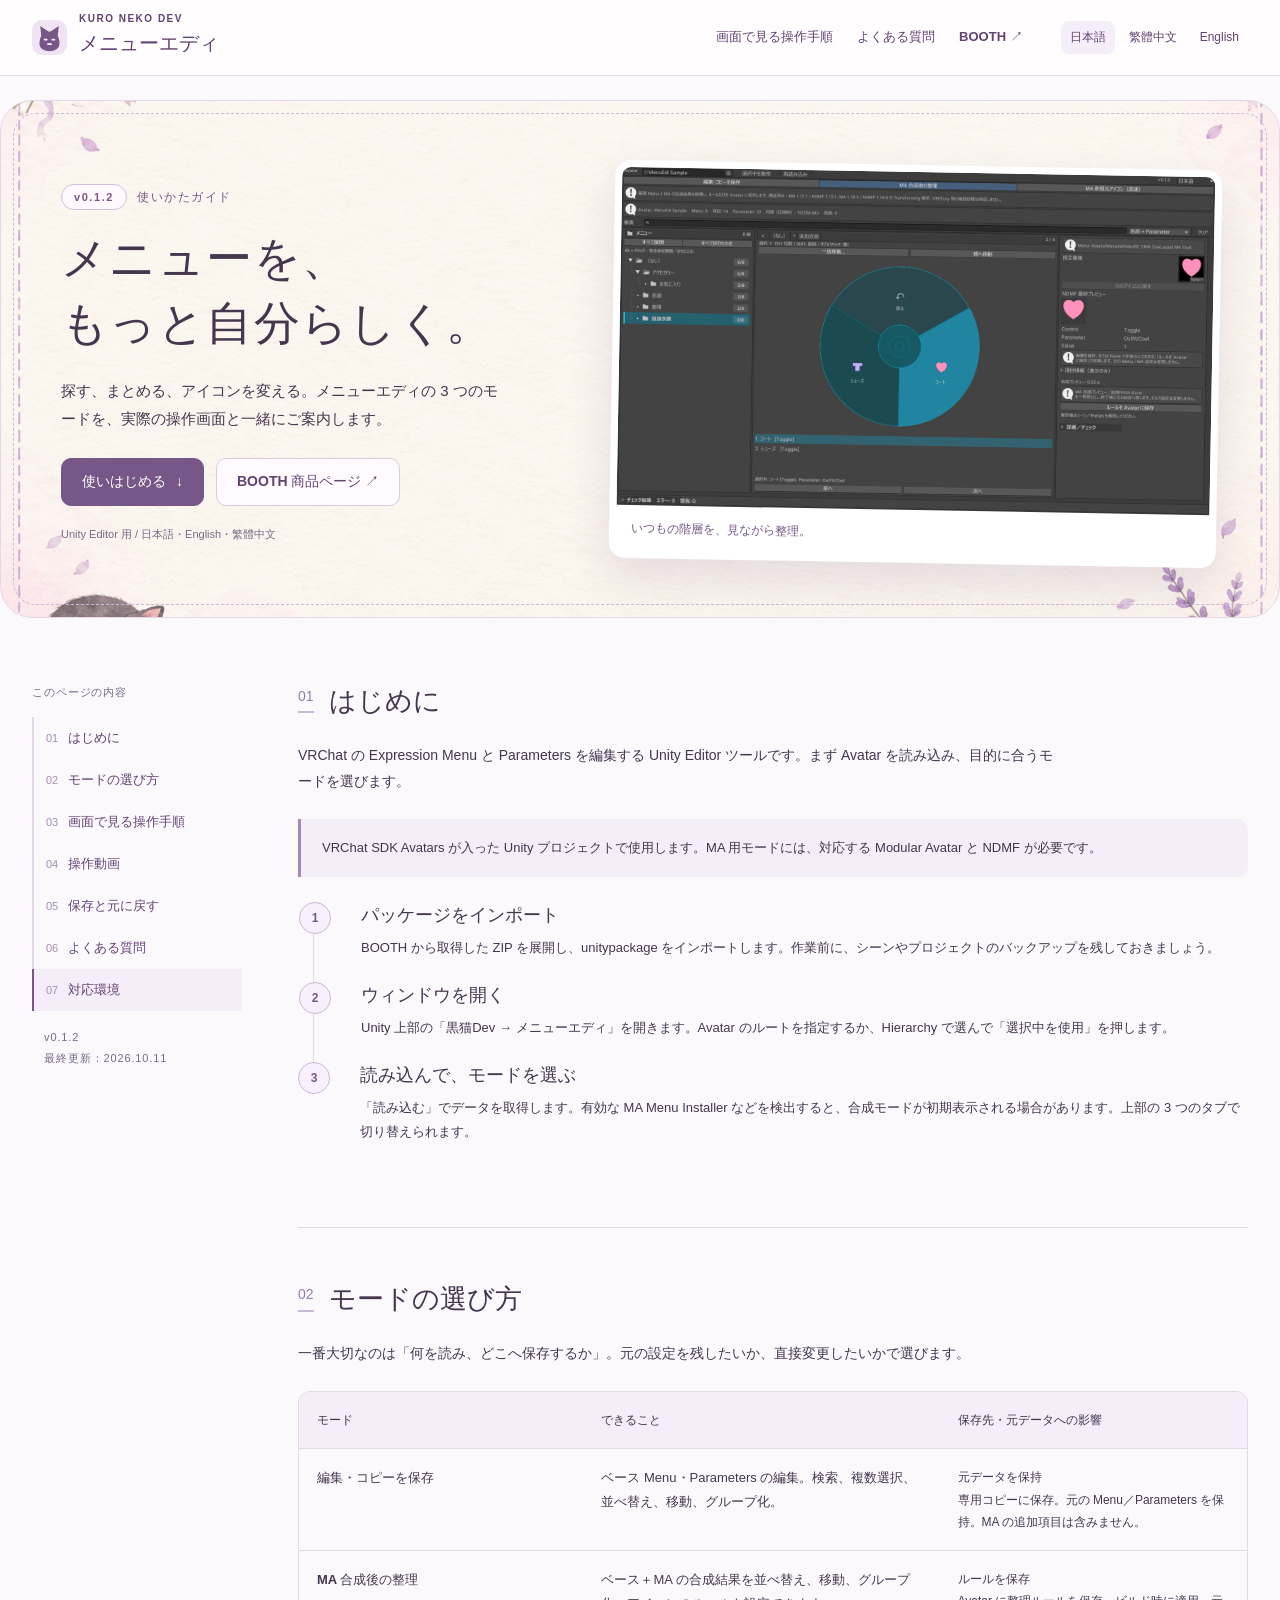
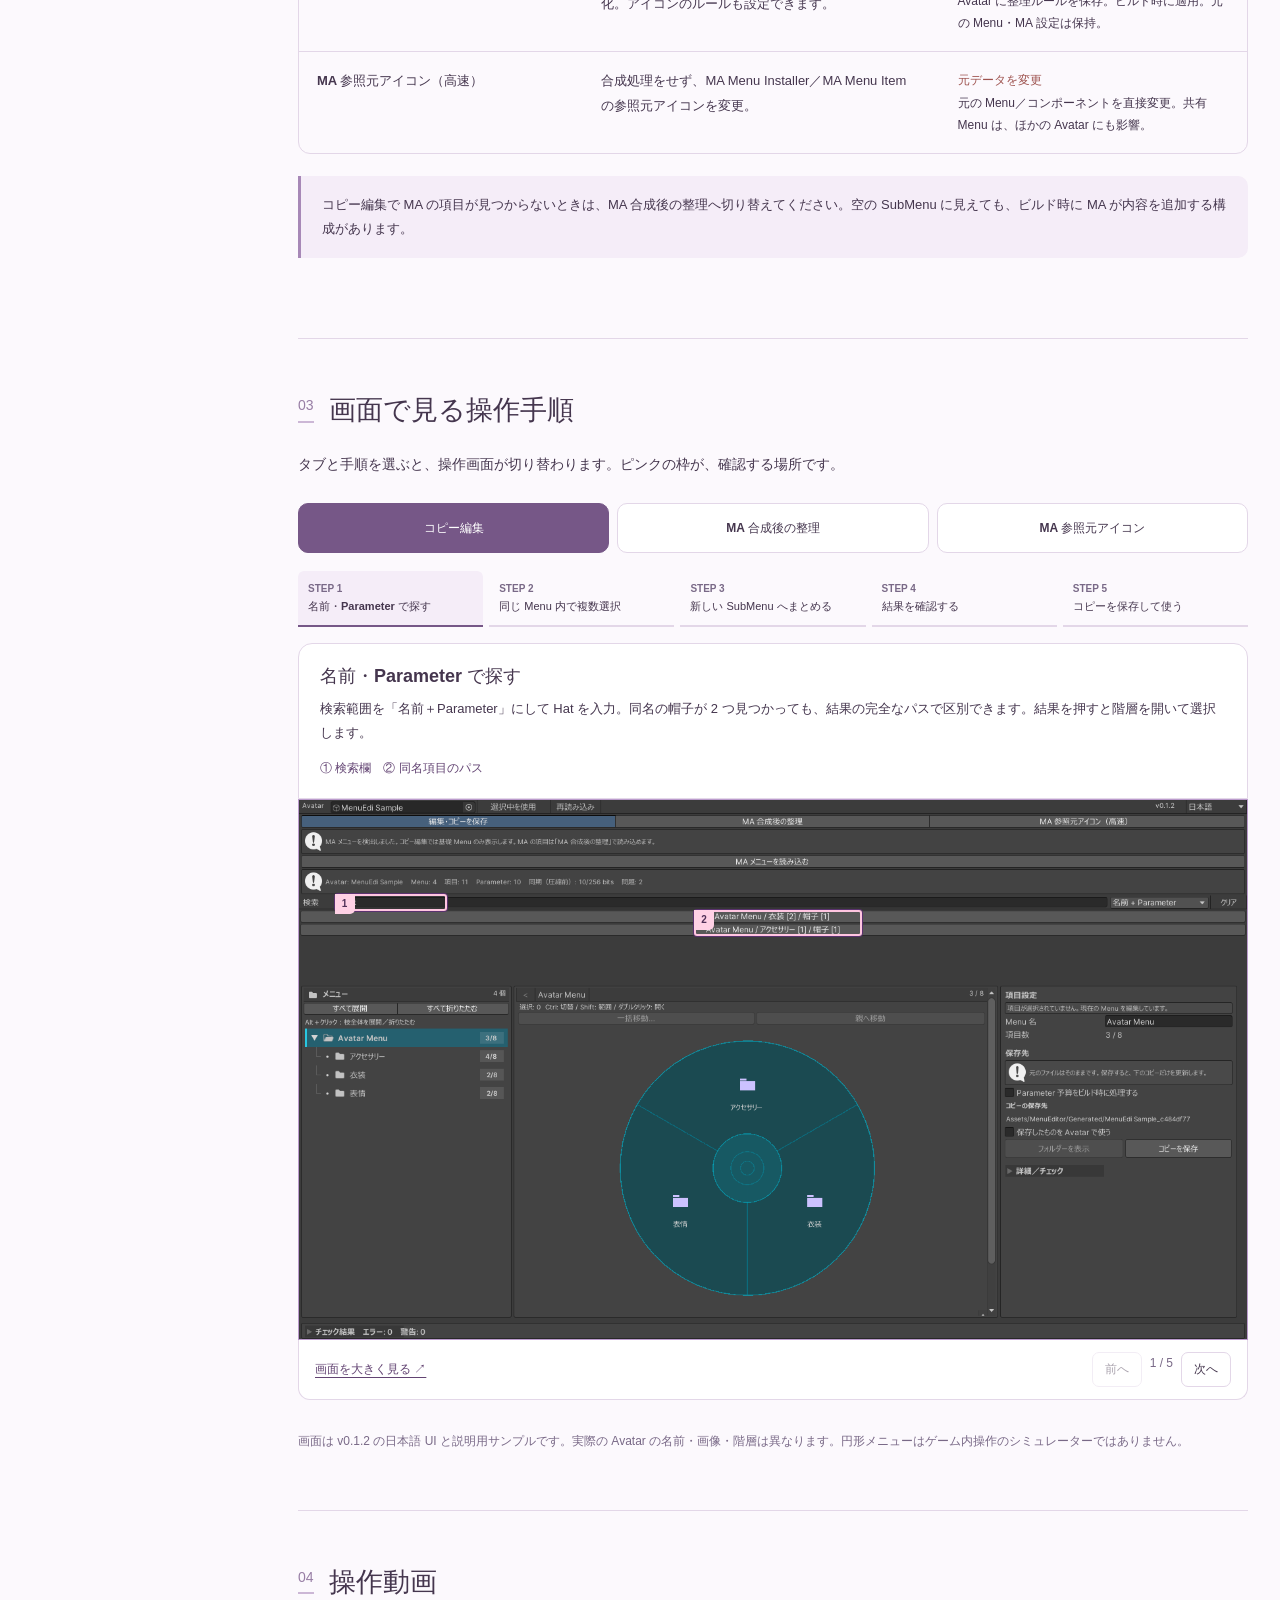
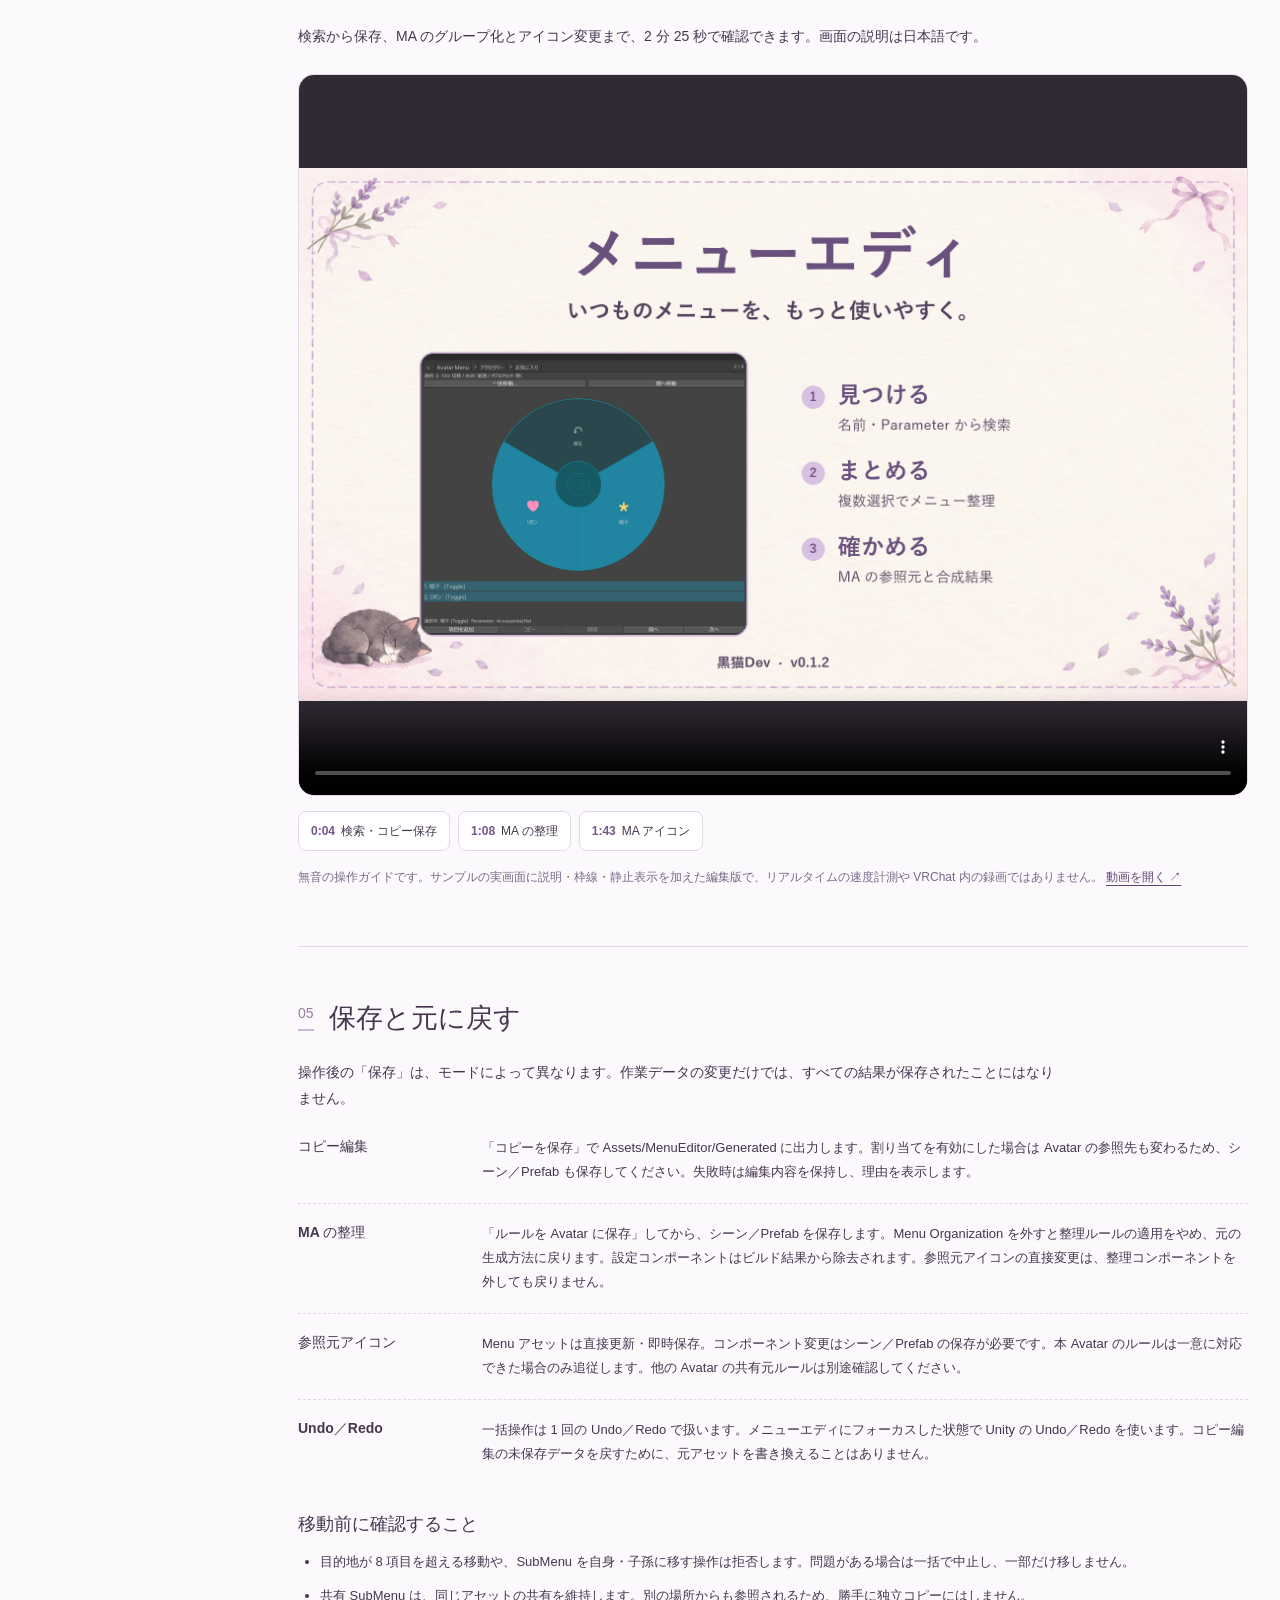
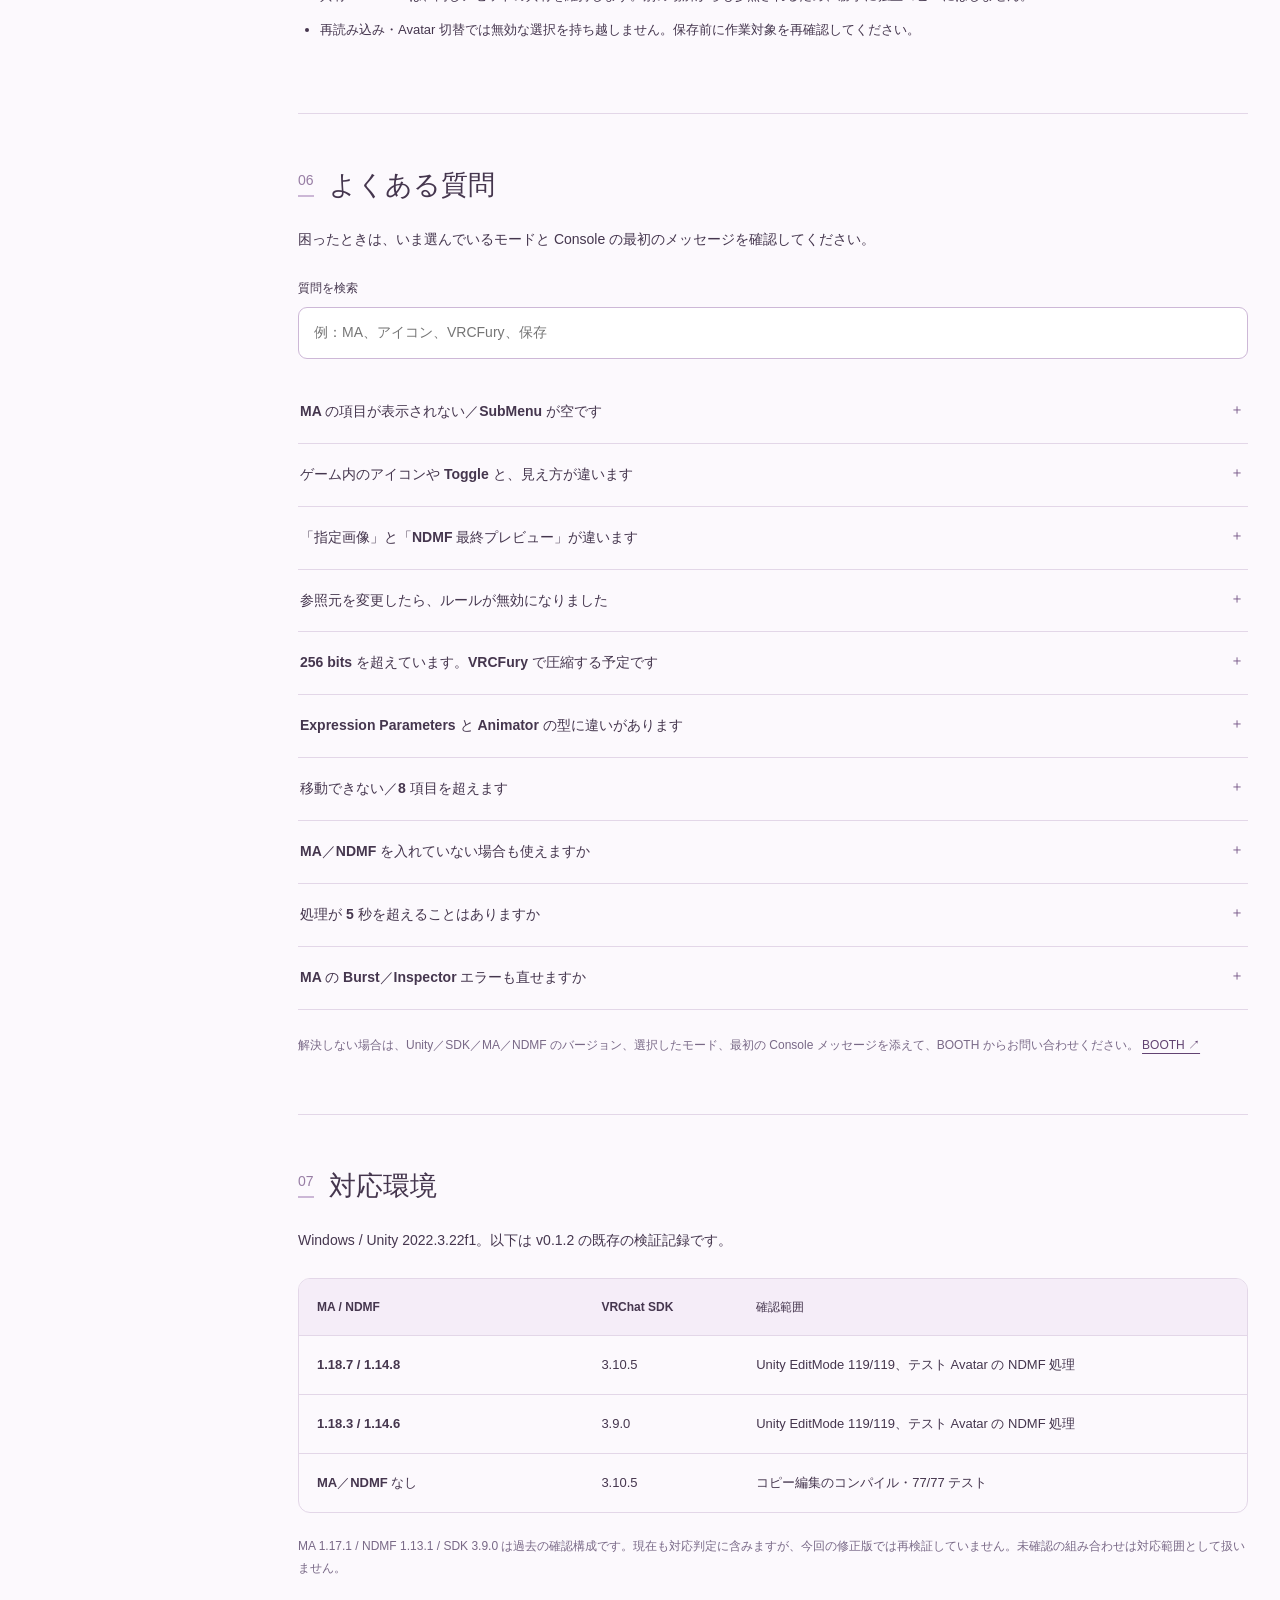
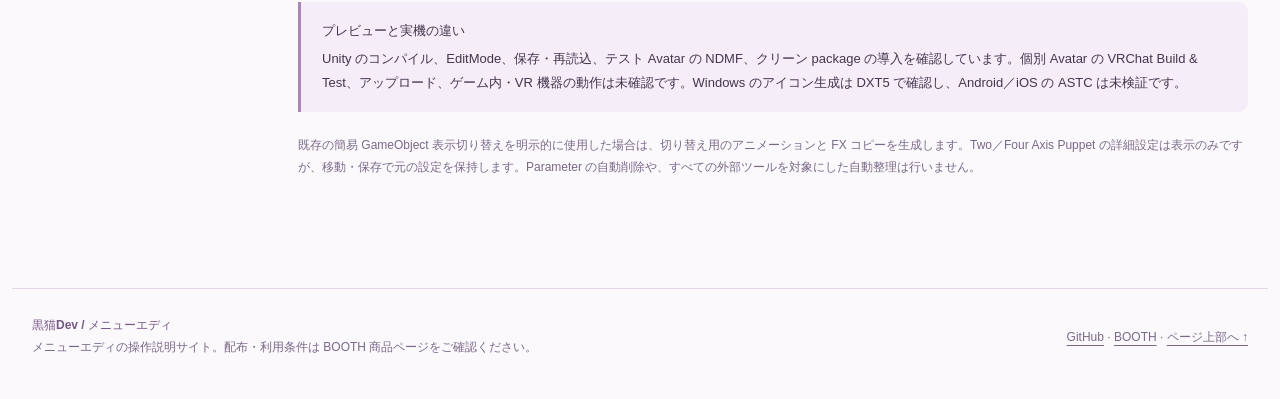
<file: index.html>
<!doctype html>
<html lang="ja" class="no-js"><head><meta charset="utf-8"><meta name="viewport" content="width=device-width,initial-scale=1"><meta name="theme-color" content="#765787">
<title>メニューエディ v0.1.2 | 使いかたガイド</title><meta name="description" content="探す、まとめる、アイコンを変える。メニューエディの 3 つのモードを、実際の操作画面と一緒にご案内します。"><link rel="canonical" href="https://kuroneko11375.github.io/menu-edi-guide/index.html">
<link rel="alternate" hreflang="ja" href="https://kuroneko11375.github.io/menu-edi-guide/index.html"><link rel="alternate" hreflang="zh-Hant" href="https://kuroneko11375.github.io/menu-edi-guide/zh.html"><link rel="alternate" hreflang="en" href="https://kuroneko11375.github.io/menu-edi-guide/en.html"><link rel="alternate" hreflang="x-default" href="https://kuroneko11375.github.io/menu-edi-guide/">
<meta property="og:type" content="website"><meta property="og:title" content="メニューエディ — 使いかたガイド"><meta property="og:description" content="探す、まとめる、アイコンを変える。メニューエディの 3 つのモードを、実際の操作画面と一緒にご案内します。"><meta property="og:image" content="https://kuroneko11375.github.io/menu-edi-guide/assets/video-poster.png"><meta property="og:url" content="https://kuroneko11375.github.io/menu-edi-guide/index.html">
<link rel="icon" href="favicon.svg" type="image/svg+xml"><link rel="stylesheet" href="site.css"><script src="site.js" defer></script></head>
<body id="top"><a class="skip" href="#main">本文へ移動</a><header class="topbar"><div class="top-inner"><a class="brand" href="index.html"><svg aria-hidden="true" xmlns="http://www.w3.org/2000/svg" viewBox="0 0 64 64"><rect width="64" height="64" rx="18" fill="#f0e3f4"/><path d="M17 29L15 11l15 10h4l15-10-2 18c9 21-2 28-15 28S8 50 17 29" fill="#765787"/><path d="M23 36h4m10 0h4M29 44h6" stroke="#fff" stroke-width="3" stroke-linecap="round"/></svg>
<span><small>KURO NEKO DEV</small>メニューエディ</span></a><nav class="top-links" aria-label="使いかたガイド"><a href="#walkthrough">画面で見る操作手順</a><a href="#faq">よくある質問</a><a href="https://kuronekodev.booth.pm/items/8612192">BOOTH ↗</a></nav><nav class="languages" aria-label="Language"><a href="index.html" lang="ja" hreflang="ja" aria-current="page">日本語</a><a href="zh.html" lang="zh-Hant" hreflang="zh-Hant" >繁體中文</a><a href="en.html" lang="en" hreflang="en" >English</a></nav></div></header>
<div class="hero"><div><p class="eyebrow"><span class="badge">v0.1.2</span>使いかたガイド</p><h1><span>メニューを、</span><span>もっと自分らしく。</span></h1><p class="intro">探す、まとめる、アイコンを変える。メニューエディの 3 つのモードを、実際の操作画面と一緒にご案内します。</p><div class="actions"><a class="button" href="#start">使いはじめる <span aria-hidden="true">↓</span></a><a class="button secondary" href="https://kuronekodev.booth.pm/items/8612192">BOOTH 商品ページ ↗</a></div><small>Unity Editor 用 / 日本語・English・繁體中文</small></div><figure class="hero-shot"><img src="assets/step-27.png" alt="Unity の操作例" width="1440" height="820" fetchpriority="high"><figcaption>いつもの階層を、見ながら整理。</figcaption></figure></div>
<div class="shell"><aside class="contents"><p>このページの内容</p><nav aria-label="このページの内容"><a href="#start"><span aria-hidden="true">01</span>はじめに</a><a href="#modes"><span aria-hidden="true">02</span>モードの選び方</a><a href="#walkthrough"><span aria-hidden="true">03</span>画面で見る操作手順</a><a href="#video"><span aria-hidden="true">04</span>操作動画</a><a href="#saving"><span aria-hidden="true">05</span>保存と元に戻す</a><a href="#faq"><span aria-hidden="true">06</span>よくある質問</a><a href="#compatibility"><span aria-hidden="true">07</span>対応環境</a></nav><p class="version">v0.1.2<br>最終更新：2026.10.11</p></aside><main id="main">
<section class="section" id="start" aria-labelledby="heading-start"><div class="section-head"><span class="number" aria-hidden="true">01</span><h2 id="heading-start">はじめに</h2></div><p class="lead">VRChat の Expression Menu と Parameters を編集する Unity Editor ツールです。まず Avatar を読み込み、目的に合うモードを選びます。</p><div class="note">VRChat SDK Avatars が入った Unity プロジェクトで使用します。MA 用モードには、対応する Modular Avatar と NDMF が必要です。</div><ol class="steps"><li><h3>パッケージをインポート</h3><p>BOOTH から取得した ZIP を展開し、unitypackage をインポートします。作業前に、シーンやプロジェクトのバックアップを残しておきましょう。</p></li><li><h3>ウィンドウを開く</h3><p>Unity 上部の「黒猫Dev → メニューエディ」を開きます。Avatar のルートを指定するか、Hierarchy で選んで「選択中を使用」を押します。</p></li><li><h3>読み込んで、モードを選ぶ</h3><p>「読み込む」でデータを取得します。有効な MA Menu Installer などを検出すると、合成モードが初期表示される場合があります。上部の 3 つのタブで切り替えられます。</p></li></ol></section>
<section class="section" id="modes" aria-labelledby="heading-modes"><div class="section-head"><span class="number" aria-hidden="true">02</span><h2 id="heading-modes">モードの選び方</h2></div><p class="lead">一番大切なのは「何を読み、どこへ保存するか」。元の設定を残したいか、直接変更したいかで選びます。</p><div class="table-wrap" tabindex="0" role="region" aria-label="モードの選び方"><table><thead><tr><th scope="col">モード</th><th scope="col">できること</th><th scope="col">保存先・元データへの影響</th></tr></thead><tbody><tr><th scope="row">編集・コピーを保存</th><td>ベース Menu・Parameters の編集。検索、複数選択、並べ替え、移動、グループ化。</td><td><strong class="">元データを保持</strong><p>専用コピーに保存。元の Menu／Parameters を保持。MA の追加項目は含みません。</p></td></tr><tr><th scope="row">MA 合成後の整理</th><td>ベース＋MA の合成結果を並べ替え、移動、グループ化。アイコンのルールも設定できます。</td><td><strong class="">ルールを保存</strong><p>Avatar に整理ルールを保存。ビルド時に適用。元の Menu・MA 設定は保持。</p></td></tr><tr><th scope="row">MA 参照元アイコン（高速）</th><td>合成処理をせず、MA Menu Installer／MA Menu Item の参照元アイコンを変更。</td><td><strong class="danger">元データを変更</strong><p>元の Menu／コンポーネントを直接変更。共有 Menu は、ほかの Avatar にも影響。</p></td></tr></tbody></table></div><div class="note">コピー編集で MA の項目が見つからないときは、MA 合成後の整理へ切り替えてください。空の SubMenu に見えても、ビルド時に MA が内容を追加する構成があります。</div></section>
<section class="section" id="walkthrough" aria-labelledby="heading-walkthrough"><div class="section-head"><span class="number" aria-hidden="true">03</span><h2 id="heading-walkthrough">画面で見る操作手順</h2></div><p class="lead">タブと手順を選ぶと、操作画面が切り替わります。ピンクの枠が、確認する場所です。</p><div class="mode-tabs" role="tablist" aria-label="モードの選び方"><button class="mode-tab" id="tab-0" role="tab" aria-controls="panel-0" aria-selected="true" tabindex="0">コピー編集</button><button class="mode-tab" id="tab-1" role="tab" aria-controls="panel-1" aria-selected="false" tabindex="-1">MA 合成後の整理</button><button class="mode-tab" id="tab-2" role="tab" aria-controls="panel-2" aria-selected="false" tabindex="-1">MA 参照元アイコン</button></div><div class="guide-panel" id="panel-0" role="tabpanel" aria-labelledby="tab-0" tabindex="0">
 <ol class="tour-steps"><li><button class="tour-step" aria-current="step"><b>STEP 1</b>名前・Parameter で探す</button></li><li><button class="tour-step" ><b>STEP 2</b>同じ Menu 内で複数選択</button></li><li><button class="tour-step" ><b>STEP 3</b>新しい SubMenu へまとめる</button></li><li><button class="tour-step" ><b>STEP 4</b>結果を確認する</button></li><li><button class="tour-step" ><b>STEP 5</b>コピーを保存して使う</button></li></ol>
 <div class="tour-body" aria-live="polite" aria-atomic="true"><h3 class="tour-title">名前・Parameter で探す</h3><p class="tour-text">検索範囲を「名前＋Parameter」にして Hat を入力。同名の帽子が 2 つ見つかっても、結果の完全なパスで区別できます。結果を押すと階層を開いて選択します。</p><p class="target-label">① 検索欄　② 同名項目のパス</p></div>
 <figure class="tour-frame"><img src="assets/step-03.png" alt="Unity の操作例 — 名前・Parameter で探す" width="1440" height="820" loading="lazy"></figure>
 <div class="tour-bottom"><a class="enlarge" href="assets/step-03.png" target="_blank" rel="noopener">画面を大きく見る ↗</a><div class="tour-nav"><button data-prev disabled>前へ</button><span class="tour-count small" aria-live="polite">1 / 5</span><button data-next>次へ</button></div></div>
 <ol class="no-js-steps"><li><strong>名前・Parameter で探す</strong><p>検索範囲を「名前＋Parameter」にして Hat を入力。同名の帽子が 2 つ見つかっても、結果の完全なパスで区別できます。結果を押すと階層を開いて選択します。 <a href="assets/step-03.png">画面を大きく見る ↗</a></p></li><li><strong>同じ Menu 内で複数選択</strong><p>通常クリックで 1 項目、Ctrl で選択を切り替え、Shift で連続範囲を選びます。例では帽子とリボンの 2 項目を選択。検索結果そのものは複数選択しません。 <a href="assets/step-06.png">画面を大きく見る ↗</a></p></li><li><strong>新しい SubMenu へまとめる</strong><p>「一括移動」を開き、移動先・挿入位置・新しい名前を指定。「新規 SubMenu へ」を押します。既存 SubMenu や親階層への移動にも対応します。 <a href="assets/step-08.png">画面を大きく見る ↗</a></p></li><li><strong>結果を確認する</strong><p>お気に入りの中に 2 項目が入り、もとの相対順序・Parameter・値・画像・Control 設定を保ちます。移動後も選択を維持。Undo／Redo でまとめて戻せます。 <a href="assets/step-09.png">画面を大きく見る ↗</a></p></li><li><strong>コピーを保存して使う</strong><p>保存先を確認して「コピーを保存」。この Avatar に割り当てる場合は「保存したものを Avatar で使う」にチェックします。同じ Avatar の既存出力を更新します。 <a href="assets/step-13.png">画面を大きく見る ↗</a></p></li></ol></div><div class="guide-panel" id="panel-1" role="tabpanel" aria-labelledby="tab-1" tabindex="0">
 <ol class="tour-steps"><li><button class="tour-step" aria-current="step"><b>STEP 1</b>MA の合成結果を読み込む</button></li><li><button class="tour-step" ><b>STEP 2</b>追加衣装をグループ化</button></li><li><button class="tour-step" ><b>STEP 3</b>参照元と整理結果を確認</button></li><li><button class="tour-step" ><b>STEP 4</b>ルールを Avatar に保存</button></li><li><button class="tour-step" ><b>STEP 5</b>NDMF 完了後の結果を見る</button></li></ol>
 <div class="tour-body" aria-live="polite" aria-atomic="true"><h3 class="tour-title">MA の合成結果を読み込む</h3><p class="tour-text">「MA 合成後の整理」に切り替えて読み込みます。例ではベース Menu に、MA のコートとシューズが追加されています。</p><p class="target-label">① 合成モード　② 合流した項目</p></div>
 <figure class="tour-frame"><img src="assets/step-15.png" alt="Unity の操作例 — MA の合成結果を読み込む" width="1440" height="820" loading="lazy"></figure>
 <div class="tour-bottom"><a class="enlarge" href="assets/step-15.png" target="_blank" rel="noopener">画面を大きく見る ↗</a><div class="tour-nav"><button data-prev disabled>前へ</button><span class="tour-count small" aria-live="polite">1 / 5</span><button data-next>次へ</button></div></div>
 <ol class="no-js-steps"><li><strong>MA の合成結果を読み込む</strong><p>「MA 合成後の整理」に切り替えて読み込みます。例ではベース Menu に、MA のコートとシューズが追加されています。 <a href="assets/step-15.png">画面を大きく見る ↗</a></p></li><li><strong>追加衣装をグループ化</strong><p>同じ Menu 内のコートとシューズを選択。「一括移動」でグループ名を追加衣装にして、新しい SubMenu へ移します。 <a href="assets/step-18.png">画面を大きく見る ↗</a></p></li><li><strong>参照元と整理結果を確認</strong><p>右側に参照元を表示します。新規の目印が付いた項目も、勝手に別のフォルダーへ移しません。例の 2 項目は、選択した操作によって追加衣装へ移動しています。 <a href="assets/step-19.png">画面を大きく見る ↗</a></p></li><li><strong>ルールを Avatar に保存</strong><p>「ルールを Avatar に保存」した後、シーン／Prefab も保存します。生成用の一時 Menu を元アセットとして保存する操作ではありません。 <a href="assets/step-21.png">画面を大きく見る ↗</a></p></li><li><strong>NDMF 完了後の結果を見る</strong><p>右側の「指定画像」は設定した画像、「NDMF 最終プレビュー」と円形メニューは NDMF 完了後の結果です。アイコンを非破壊で変える場合も、このモードで画像を指定してルールを保存します。 <a href="assets/step-27.png">画面を大きく見る ↗</a></p></li></ol></div><div class="guide-panel" id="panel-2" role="tabpanel" aria-labelledby="tab-2" tabindex="0">
 <ol class="tour-steps"><li><button class="tour-step" aria-current="step"><b>STEP 1</b>参照元アイコンのモードへ</button></li><li><button class="tour-step" ><b>STEP 2</b>変更する参照元を確かめる</button></li><li><button class="tour-step" ><b>STEP 3</b>元のアイコンを変更する</button></li><li><button class="tour-step" ><b>STEP 4</b>再読み込み・合成結果を確認</button></li></ol>
 <div class="tour-body" aria-live="polite" aria-atomic="true"><h3 class="tour-title">参照元アイコンのモードへ</h3><p class="tour-text">「MA 参照元アイコン（高速）」は NDMF を実行しません。MA Menu Installer の Menu と MA Menu Item を読み取り、名前・パス・Parameter で探せます。</p><p class="target-label">① 参照元モード　② 検索欄</p></div>
 <figure class="tour-frame"><img src="assets/step-22.png" alt="Unity の操作例 — 参照元アイコンのモードへ" width="1440" height="820" loading="lazy"></figure>
 <div class="tour-bottom"><a class="enlarge" href="assets/step-22.png" target="_blank" rel="noopener">画面を大きく見る ↗</a><div class="tour-nav"><button data-prev disabled>前へ</button><span class="tour-count small" aria-live="polite">1 / 4</span><button data-next>次へ</button></div></div>
 <ol class="no-js-steps"><li><strong>参照元アイコンのモードへ</strong><p>「MA 参照元アイコン（高速）」は NDMF を実行しません。MA Menu Installer の Menu と MA Menu Item を読み取り、名前・パス・Parameter で探せます。 <a href="assets/step-22.png">画面を大きく見る ↗</a></p></li><li><strong>変更する参照元を確かめる</strong><p>例では MA Coat のコートを選択。パスと Parameter を確認します。共有 Menu はほかの Avatar も参照している可能性があり、変更は全参照先に影響します。 <a href="assets/step-22.png">画面を大きく見る ↗</a></p></li><li><strong>元のアイコンを変更する</strong><p>「元のアイコン」に Project 内の Texture2D を指定します。None は自分で設定した画像を消します。画像ファイル自体、Parameters、Animator は変更しません。 <a href="assets/step-23.png">画面を大きく見る ↗</a></p></li><li><strong>再読み込み・合成結果を確認</strong><p>Menu アセットは即時保存されます。MA Menu Item の変更はシーン／Prefab も保存してください。最後に合成モードへ戻り、結果を確認。参照元一覧には無効・未接続の項目も含まれます。 <a href="assets/step-27.png">画面を大きく見る ↗</a></p></li></ol></div><p class="small">画面は v0.1.2 の日本語 UI と説明用サンプルです。実際の Avatar の名前・画像・階層は異なります。円形メニューはゲーム内操作のシミュレーターではありません。</p></section>
<section class="section" id="video" aria-labelledby="heading-video"><div class="section-head"><span class="number" aria-hidden="true">04</span><h2 id="heading-video">操作動画</h2></div><p class="lead">検索から保存、MA のグループ化とアイコン変更まで、2 分 25 秒で確認できます。画面の説明は日本語です。</p><div class="video-frame"><video id="demo-video" controls playsinline preload="none" poster="assets/video-poster.png" width="1280" height="720" tabindex="0" aria-label="操作動画"><source src="assets/menu-edi-guide-ja.mp4" type="video/mp4"><a href="assets/menu-edi-guide-ja.mp4">動画を開く</a></video></div><div class="chapter-buttons"><button data-seek="4"><time>0:04</time>検索・コピー保存</button><button data-seek="68"><time>1:08</time>MA の整理</button><button data-seek="103"><time>1:43</time>MA アイコン</button></div><p class="small">無音の操作ガイドです。サンプルの実画面に説明・枠線・静止表示を加えた編集版で、リアルタイムの速度計測や VRChat 内の録画ではありません。 <a href="assets/menu-edi-guide-ja.mp4">動画を開く ↗</a></p></section>
<section class="section" id="saving" aria-labelledby="heading-saving"><div class="section-head"><span class="number" aria-hidden="true">05</span><h2 id="heading-saving">保存と元に戻す</h2></div><p class="lead">操作後の「保存」は、モードによって異なります。作業データの変更だけでは、すべての結果が保存されたことにはなりません。</p><div class="save-grid"><div class="save-row"><h3>コピー編集</h3><p>「コピーを保存」で Assets/MenuEditor/Generated に出力します。割り当てを有効にした場合は Avatar の参照先も変わるため、シーン／Prefab も保存してください。失敗時は編集内容を保持し、理由を表示します。</p></div><div class="save-row"><h3>MA の整理</h3><p>「ルールを Avatar に保存」してから、シーン／Prefab を保存します。Menu Organization を外すと整理ルールの適用をやめ、元の生成方法に戻ります。設定コンポーネントはビルド結果から除去されます。参照元アイコンの直接変更は、整理コンポーネントを外しても戻りません。</p></div><div class="save-row"><h3>参照元アイコン</h3><p>Menu アセットは直接更新・即時保存。コンポーネント変更はシーン／Prefab の保存が必要です。本 Avatar のルールは一意に対応できた場合のみ追従します。他の Avatar の共有元ルールは別途確認してください。</p></div><div class="save-row"><h3>Undo／Redo</h3><p>一括操作は 1 回の Undo／Redo で扱います。メニューエディにフォーカスした状態で Unity の Undo／Redo を使います。コピー編集の未保存データを戻すために、元アセットを書き換えることはありません。</p></div></div><h3>移動前に確認すること</h3><ul class="rules"><li>目的地が 8 項目を超える移動や、SubMenu を自身・子孫に移す操作は拒否します。問題がある場合は一括で中止し、一部だけ移しません。</li><li>共有 SubMenu は、同じアセットの共有を維持します。別の場所からも参照されるため、勝手に独立コピーにはしません。</li><li>再読み込み・Avatar 切替では無効な選択を持ち越しません。保存前に作業対象を再確認してください。</li></ul></section>
<section class="section" id="faq" aria-labelledby="heading-faq"><div class="section-head"><span class="number" aria-hidden="true">06</span><h2 id="heading-faq">よくある質問</h2></div><p class="lead">困ったときは、いま選んでいるモードと Console の最初のメッセージを確認してください。</p><div class="faq-search"><label for="faq-query">質問を検索</label><input id="faq-query" type="search" placeholder="例：MA、アイコン、VRCFury、保存" autocomplete="off" aria-controls="faq-list"></div><div class="faq" id="faq-list"><details><summary>MA の項目が表示されない／SubMenu が空です</summary><p>コピー編集はベース Menu のみです。「MA 合成後の整理」に切り替えて再読み込みます。依存関係やバージョンの案内が出る場合は、下記の対応構成を確認してください。参照元アイコンの一覧は、合成後の最終配置ではありません。</p></details><details><summary>ゲーム内のアイコンや Toggle と、見え方が違います</summary><p>画像未指定の場合、VRChat は独自の既定画像を表示します。本ツールは Control 型を表示し、Toggle の ON/OFF や Puppet 値をシミュレートしません。MA 合成モードは NDMF 完了時点を読み戻しますが、NDMF 外の後続 VRCFury／SDK／VRChat 処理は含みません。</p></details><details><summary>「指定画像」と「NDMF 最終プレビュー」が違います</summary><p>指定画像はルールに保存する資産、最終プレビューは全 NDMF 処理後の出力です。後段のツールによる変更や生成時のサイズ・圧縮処理で異なる場合があります。後段で構造が変わり対応を特定できない場合は、理由を表示して停止します。</p></details><details><summary>参照元を変更したら、ルールが無効になりました</summary><p>削除・改名・曖昧な対応を、別項目への推測適用で補いません。再読み込みし、無効なルールをクリアして設定し直します。整理を使わない場合は Avatar ルートの Menu Organization を外し、シーン／Prefab を保存してください。</p></details><details><summary>256 bits を超えています。VRCFury で圧縮する予定です</summary><p>表示値は圧縮前です。コピー編集の「Parameter 予算をビルド時に処理する」を明示的に有効にすると、容量超過だけを警告として保存できます。圧縮を実行する設定ではなく、他のエラーは保存を止めます。Avatar 切替・再読み込みでオフに戻ります。最終容量は実際のビルドで確認してください。</p></details><details><summary>Expression Parameters と Animator の型に違いがあります</summary><p>診断に表示された Parameter 名と、Expression Parameters／FX Animator の型を確認します。ビルド時に生成・変換する構成もあるため、警告だけで自動変換・削除はしません。期待する ON/OFF や数値の意味を確認してから修正し、最終動作は実際のビルドで確認してください。</p></details><details><summary>移動できない／8 項目を超えます</summary><p>移動先の項目数と循環参照を確認します。不要なものを自動削除したり、勝手にページ分割したりはしません。別の SubMenu を選ぶ、先に一部を整理するなどしてからやり直してください。</p></details><details><summary>MA／NDMF を入れていない場合も使えますか</summary><p>はい。VRChat SDK がある環境で、コピー編集を利用できます。MA 用モードは対応する依存関係を案内します。Avatar に整理ルールが残った状態で依存関係を外した場合は、対応構成を戻すか、整理コンポーネントを外してください。</p></details><details><summary>処理が 5 秒を超えることはありますか</summary><p>検証用ケースは 1 回 5 秒以内を基準にしていますが、すべての Avatar や PC の保証ではありません。完全合成では他の NDMF 処理も実行します。UI の所要時間と理由を確認し、画像だけの変更なら参照元モードも選べます。</p></details><details><summary>MA の Burst／Inspector エラーも直せますか</summary><p>本ツールの合成プレビューでは、処理中のみ Burst を一時停止し、終了時に元へ戻す互換処理があります。MA 自身の Inspector、Play Mode、SDK ビルドのエラーを一括修復する機能ではありません。Console の最初の原因を確認してください。</p></details></div><p id="faq-empty" class="faq-empty" role="status" hidden>一致する質問がありません。検索語を短くしてみてください。</p><p class="support-line small">解決しない場合は、Unity／SDK／MA／NDMF のバージョン、選択したモード、最初の Console メッセージを添えて、BOOTH からお問い合わせください。 <a href="https://kuronekodev.booth.pm/items/8612192">BOOTH ↗</a></p></section>
<section class="section" id="compatibility" aria-labelledby="heading-compatibility"><div class="section-head"><span class="number" aria-hidden="true">07</span><h2 id="heading-compatibility">対応環境</h2></div><p class="lead">Windows / Unity 2022.3.22f1。以下は v0.1.2 の既存の検証記録です。</p><div class="table-wrap" tabindex="0" role="region" aria-label="対応環境"><table><thead><tr><th scope="col">MA / NDMF</th><th scope="col">VRChat SDK</th><th scope="col">確認範囲</th></tr></thead><tbody><tr><th scope="row">1.18.7 / 1.14.8</th><td>3.10.5</td><td>Unity EditMode 119/119、テスト Avatar の NDMF 処理</td></tr><tr><th scope="row">1.18.3 / 1.14.6</th><td>3.9.0</td><td>Unity EditMode 119/119、テスト Avatar の NDMF 処理</td></tr><tr><th scope="row">MA／NDMF なし</th><td>3.10.5</td><td>コピー編集のコンパイル・77/77 テスト</td></tr></tbody></table></div><p class="small">MA 1.17.1 / NDMF 1.13.1 / SDK 3.9.0 は過去の確認構成です。現在も対応判定に含みますが、今回の修正版では再検証していません。未確認の組み合わせは対応範囲として扱いません。</p><div class="note"><strong>プレビューと実機の違い</strong>Unity のコンパイル、EditMode、保存・再読込、テスト Avatar の NDMF、クリーン package の導入を確認しています。個別 Avatar の VRChat Build &amp; Test、アップロード、ゲーム内・VR 機器の動作は未確認です。Windows のアイコン生成は DXT5 で確認し、Android／iOS の ASTC は未検証です。</div><p class="small">既存の簡易 GameObject 表示切り替えを明示的に使用した場合は、切り替え用のアニメーションと FX コピーを生成します。Two／Four Axis Puppet の詳細設定は表示のみですが、移動・保存で元の設定を保持します。Parameter の自動削除や、すべての外部ツールを対象にした自動整理は行いません。</p></section>
</main></div><footer class="footer"><p><strong>黒猫Dev / メニューエディ</strong><br>メニューエディの操作説明サイト。配布・利用条件は BOOTH 商品ページをご確認ください。</p><p><a href="https://github.com/kuroneko11375/menu-edi-guide">GitHub</a> · <a href="https://kuronekodev.booth.pm/items/8612192">BOOTH</a> · <a href="#top">ページ上部へ ↑</a></p></footer>
<script type="application/json" id="guide-data">{"screenshot":"Unity の操作例","tours":[{"steps":[{"image":"step-03.png","title":"名前・Parameter で探す","body":"検索範囲を「名前＋Parameter」にして Hat を入力。同名の帽子が 2 つ見つかっても、結果の完全なパスで区別できます。結果を押すと階層を開いて選択します。","target":"① 検索欄　② 同名項目のパス","boxes":[[54,143,225,168],[600,167,855,207]]},{"image":"step-06.png","title":"同じ Menu 内で複数選択","body":"通常クリックで 1 項目、Ctrl で選択を切り替え、Shift で連続範囲を選びます。例では帽子とリボンの 2 項目を選択。検索結果そのものは複数選択しません。","target":"① 選択数　② 青い選択行","boxes":[[331,190,518,211],[331,663,1037,710]]},{"image":"step-08.png","title":"新しい SubMenu へまとめる","body":"「一括移動」を開き、移動先・挿入位置・新しい名前を指定。「新規 SubMenu へ」を押します。既存 SubMenu や親階層への移動にも対応します。","target":"① グループ名　② グループ化の実行","boxes":[[330,266,1044,289],[539,288,813,310]]},{"image":"step-09.png","title":"結果を確認する","body":"お気に入りの中に 2 項目が入り、もとの相対順序・Parameter・値・画像・Control 設定を保ちます。移動後も選択を維持。Undo／Redo でまとめて戻せます。","target":"① 新しい階層　② 移動した 2 項目","boxes":[[7,289,318,319],[331,663,1037,710]]},{"image":"step-13.png","title":"コピーを保存して使う","body":"保存先を確認して「コピーを保存」。この Avatar に割り当てる場合は「保存したものを Avatar で使う」にチェックします。同じ Avatar の既存出力を更新します。","target":"① Avatar に割り当てる　② コピーを保存","boxes":[[1068,380,1418,399],[1251,399,1419,432]]}]},{"steps":[{"image":"step-15.png","title":"MA の合成結果を読み込む","body":"「MA 合成後の整理」に切り替えて読み込みます。例ではベース Menu に、MA のコートとシューズが追加されています。","target":"① 合成モード　② 合流した項目","boxes":[[480,22,958,43],[485,227,877,620]]},{"image":"step-18.png","title":"追加衣装をグループ化","body":"同じ Menu 内のコートとシューズを選択。「一括移動」でグループ名を追加衣装にして、新しい SubMenu へ移します。","target":"① 新しい名前　② 新しい SubMenu へ","boxes":[[330,247,1044,269],[538,267,813,289]]},{"image":"step-19.png","title":"参照元と整理結果を確認","body":"右側に参照元を表示します。新規の目印が付いた項目も、勝手に別のフォルダーへ移しません。例の 2 項目は、選択した操作によって追加衣装へ移動しています。","target":"① 整理後の階層　② 参照元","boxes":[[7,351,318,380],[1070,149,1419,190]]},{"image":"step-21.png","title":"ルールを Avatar に保存","body":"「ルールを Avatar に保存」した後、シーン／Prefab も保存します。生成用の一時 Menu を元アセットとして保存する操作ではありません。","target":"① ルールを保存　② シーン／Prefab も保存","boxes":[[1070,550,1420,595]]},{"image":"step-27.png","title":"NDMF 完了後の結果を見る","body":"右側の「指定画像」は設定した画像、「NDMF 最終プレビュー」と円形メニューは NDMF 完了後の結果です。アイコンを非破壊で変える場合も、このモードで画像を指定してルールを保存します。","target":"① 指定画像　② NDMF の結果と Control 設定","boxes":[[1071,192,1418,253],[1071,281,1418,424]]}]},{"steps":[{"image":"step-22.png","title":"参照元アイコンのモードへ","body":"「MA 参照元アイコン（高速）」は NDMF を実行しません。MA Menu Installer の Menu と MA Menu Item を読み取り、名前・パス・Parameter で探せます。","target":"① 参照元モード　② 検索欄","boxes":[[958,22,1435,43],[177,102,1336,126]]},{"image":"step-22.png","title":"変更する参照元を確かめる","body":"例では MA Coat のコートを選択。パスと Parameter を確認します。共有 Menu はほかの Avatar も参照している可能性があり、変更は全参照先に影響します。","target":"① 参照元のパス　② 共有に関する案内","boxes":[[796,148,1432,201],[796,261,1435,301]]},{"image":"step-23.png","title":"元のアイコンを変更する","body":"「元のアイコン」に Project 内の Texture2D を指定します。None は自分で設定した画像を消します。画像ファイル自体、Parameters、Animator は変更しません。","target":"① 画像を指定　② 変更後のプレビュー","boxes":[[1367,301,1437,369],[793,368,923,499]]},{"image":"step-27.png","title":"再読み込み・合成結果を確認","body":"Menu アセットは即時保存されます。MA Menu Item の変更はシーン／Prefab も保存してください。最後に合成モードへ戻り、結果を確認。参照元一覧には無効・未接続の項目も含まれます。","target":"① 合成モードで確認　② NDMF 最終結果","boxes":[[480,22,958,43],[1071,281,1418,424]]}]}]}</script></body></html>
</file>
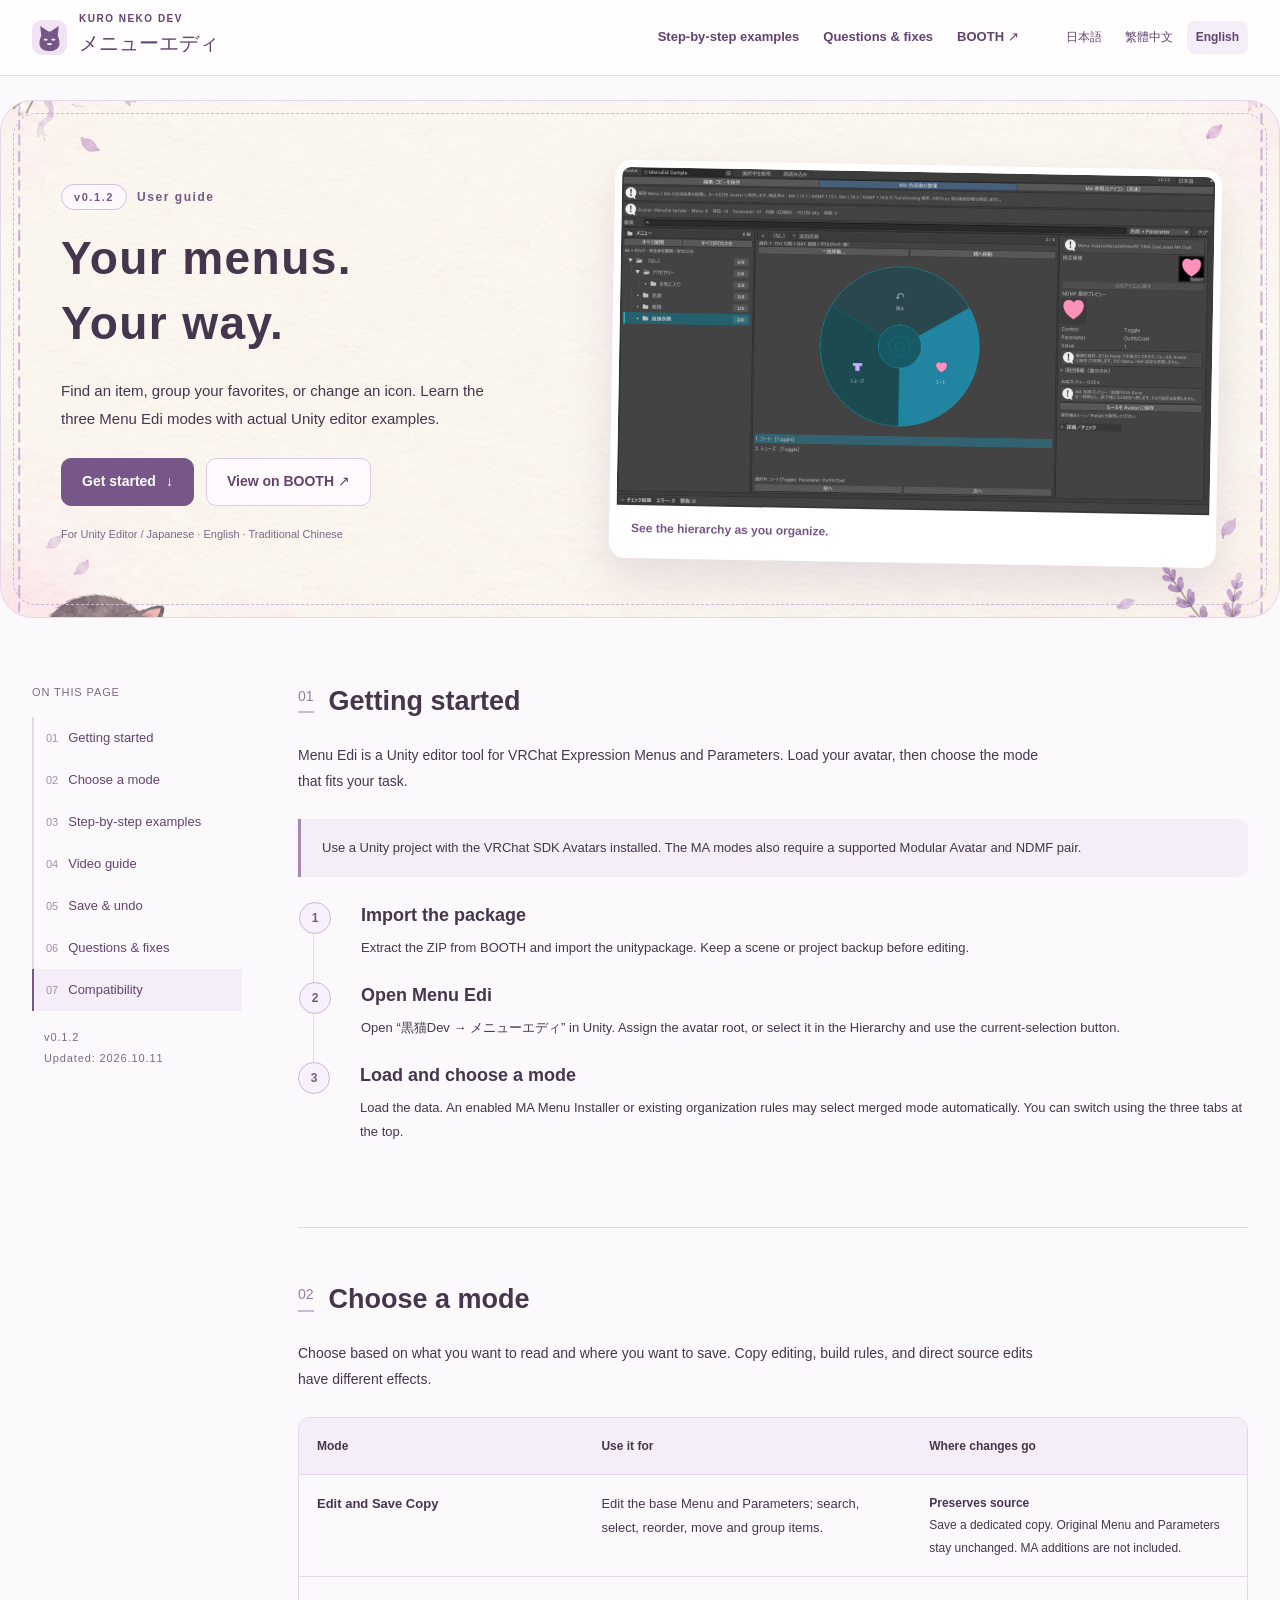
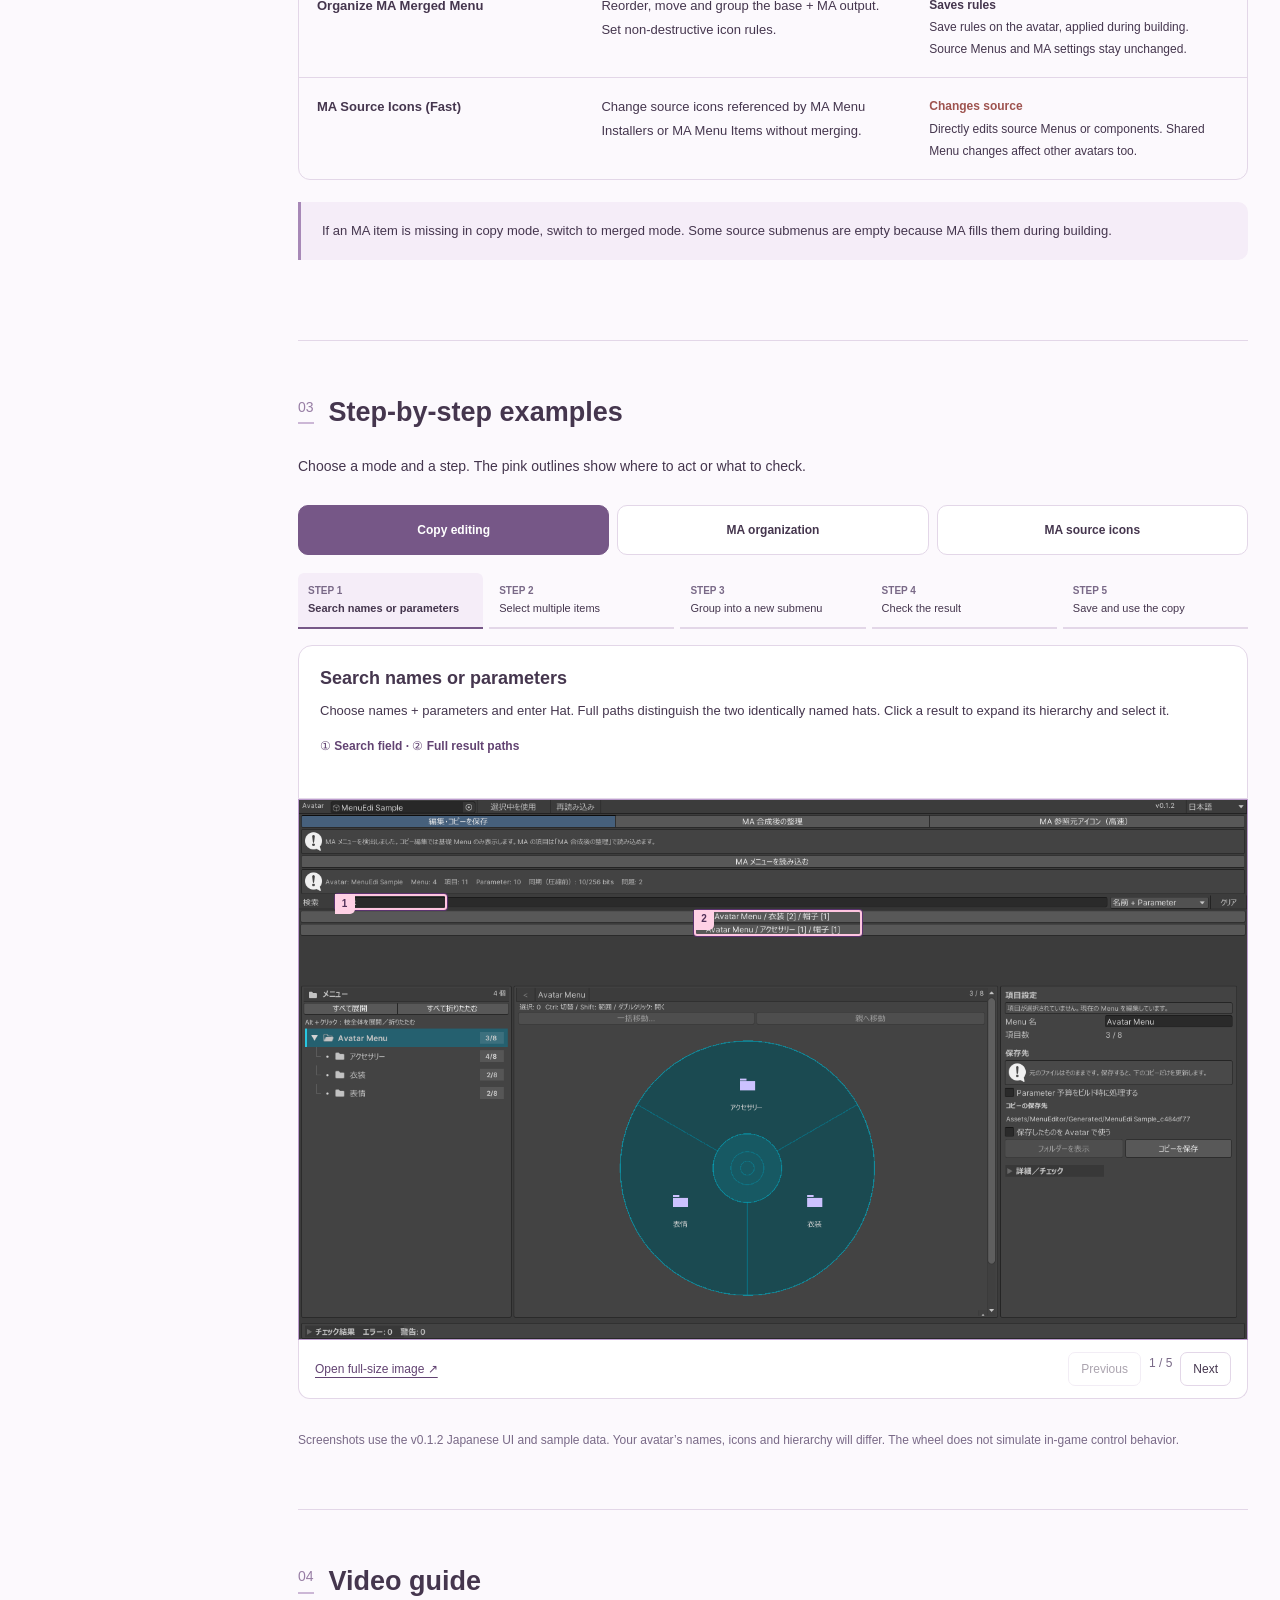
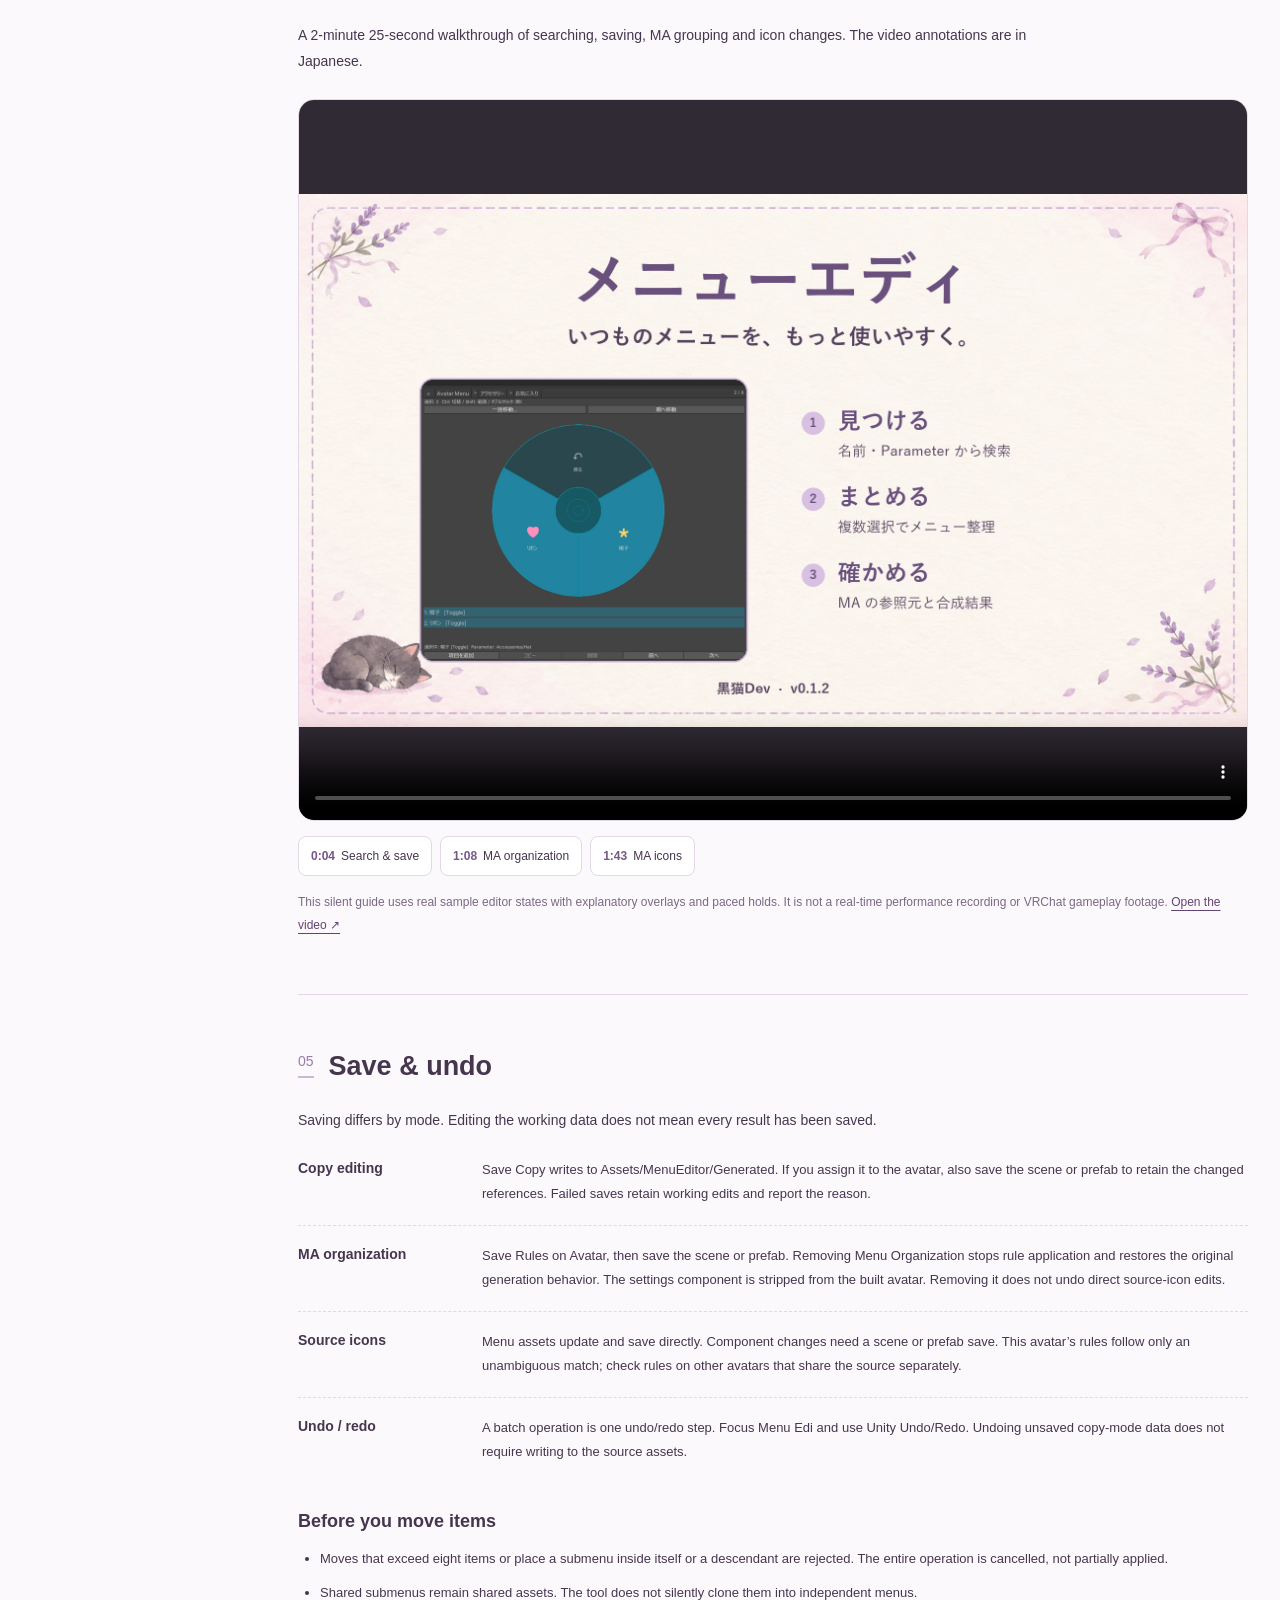
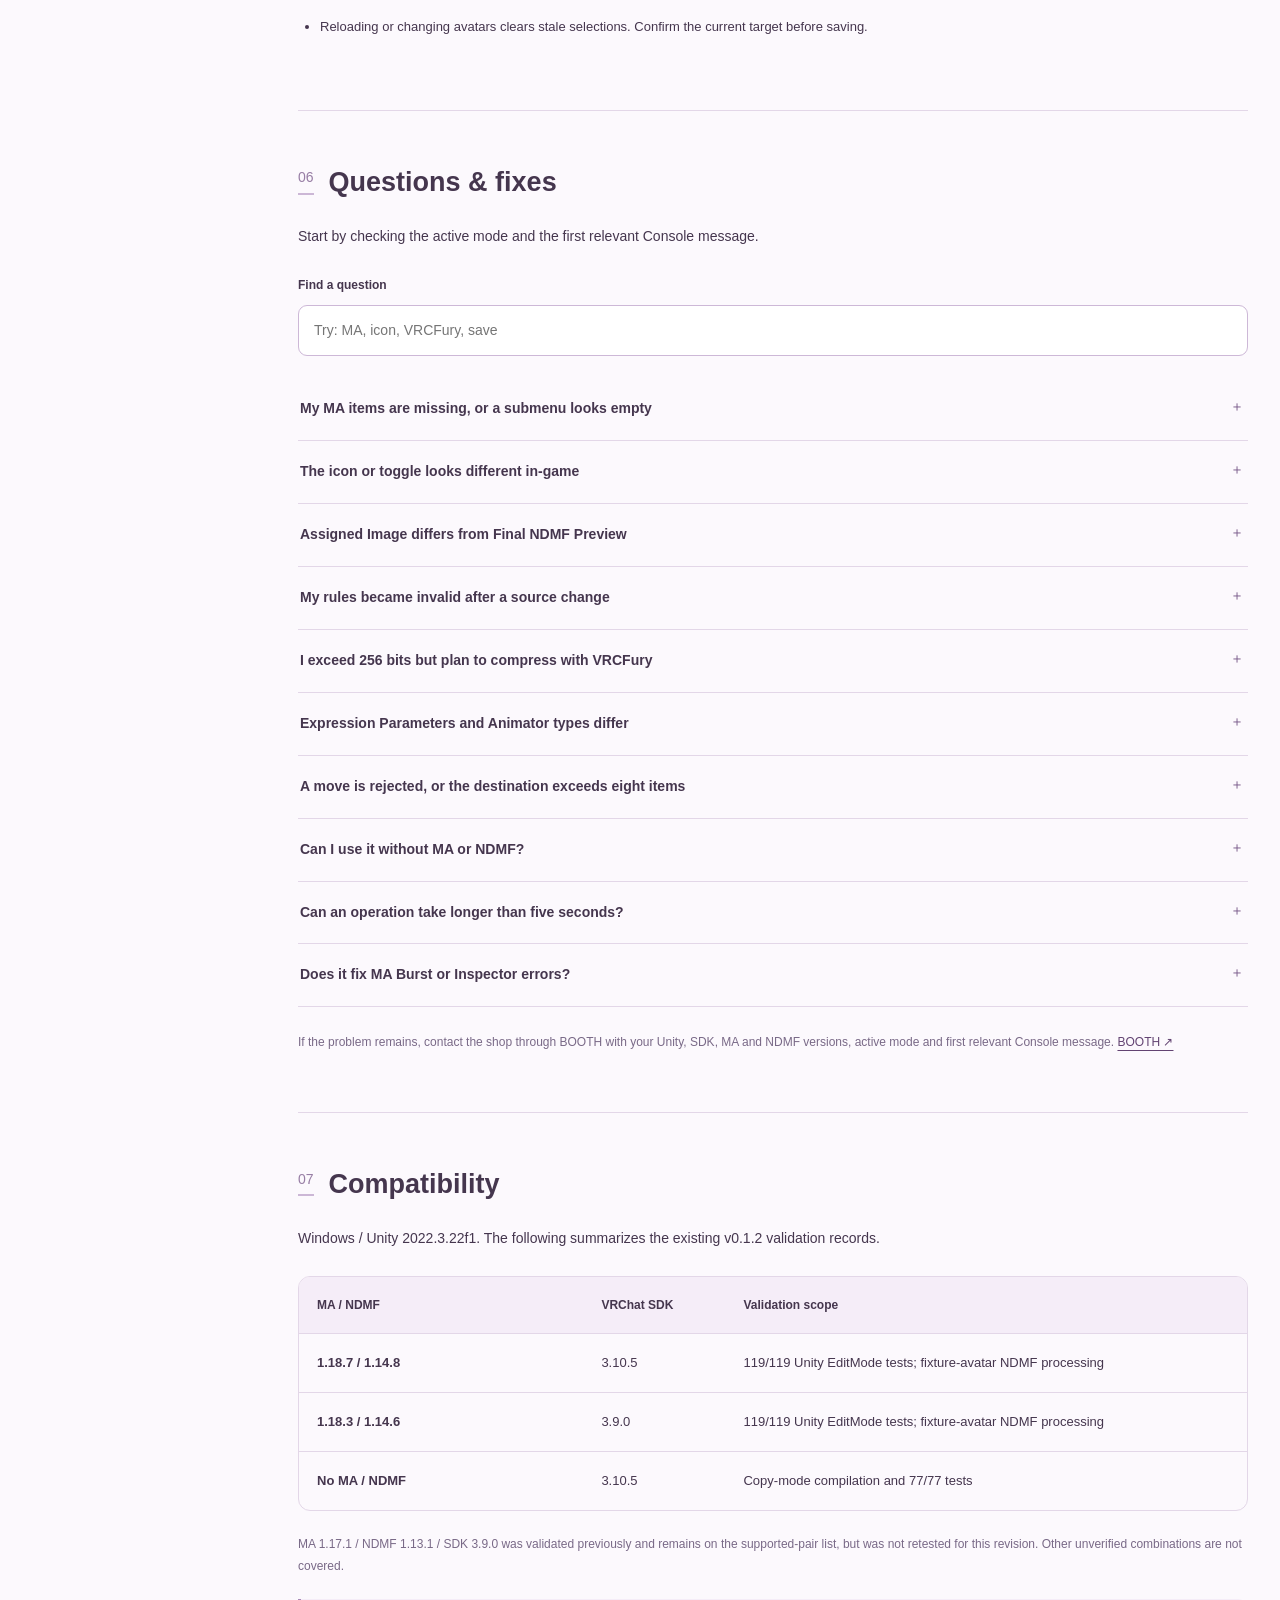
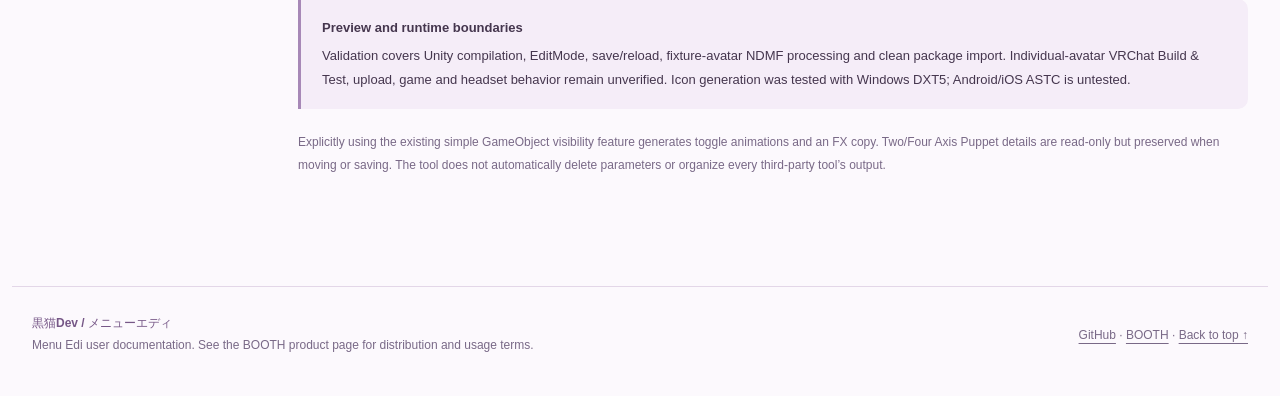
<file: en.html>
<!doctype html>
<html lang="en" class="no-js"><head><meta charset="utf-8"><meta name="viewport" content="width=device-width,initial-scale=1"><meta name="theme-color" content="#765787">
<title>メニューエディ v0.1.2 | User guide</title><meta name="description" content="Find an item, group your favorites, or change an icon. Learn the three Menu Edi modes with actual Unity editor examples."><link rel="canonical" href="https://kuroneko11375.github.io/menu-edi-guide/en.html">
<link rel="alternate" hreflang="ja" href="https://kuroneko11375.github.io/menu-edi-guide/index.html"><link rel="alternate" hreflang="zh-Hant" href="https://kuroneko11375.github.io/menu-edi-guide/zh.html"><link rel="alternate" hreflang="en" href="https://kuroneko11375.github.io/menu-edi-guide/en.html"><link rel="alternate" hreflang="x-default" href="https://kuroneko11375.github.io/menu-edi-guide/">
<meta property="og:type" content="website"><meta property="og:title" content="メニューエディ — User guide"><meta property="og:description" content="Find an item, group your favorites, or change an icon. Learn the three Menu Edi modes with actual Unity editor examples."><meta property="og:image" content="https://kuroneko11375.github.io/menu-edi-guide/assets/video-poster.png"><meta property="og:url" content="https://kuroneko11375.github.io/menu-edi-guide/en.html">
<link rel="icon" href="favicon.svg" type="image/svg+xml"><link rel="stylesheet" href="site.css"><script src="site.js" defer></script></head>
<body id="top"><a class="skip" href="#main">Skip to content</a><header class="topbar"><div class="top-inner"><a class="brand" href="en.html"><svg aria-hidden="true" xmlns="http://www.w3.org/2000/svg" viewBox="0 0 64 64"><rect width="64" height="64" rx="18" fill="#f0e3f4"/><path d="M17 29L15 11l15 10h4l15-10-2 18c9 21-2 28-15 28S8 50 17 29" fill="#765787"/><path d="M23 36h4m10 0h4M29 44h6" stroke="#fff" stroke-width="3" stroke-linecap="round"/></svg>
<span><small>KURO NEKO DEV</small>メニューエディ</span></a><nav class="top-links" aria-label="User guide"><a href="#walkthrough">Step-by-step examples</a><a href="#faq">Questions &amp; fixes</a><a href="https://kuronekodev.booth.pm/items/8612192">BOOTH ↗</a></nav><nav class="languages" aria-label="Language"><a href="index.html" lang="ja" hreflang="ja" >日本語</a><a href="zh.html" lang="zh-Hant" hreflang="zh-Hant" >繁體中文</a><a href="en.html" lang="en" hreflang="en" aria-current="page">English</a></nav></div></header>
<div class="hero"><div><p class="eyebrow"><span class="badge">v0.1.2</span>User guide</p><h1><span>Your menus.</span><span>Your way.</span></h1><p class="intro">Find an item, group your favorites, or change an icon. Learn the three Menu Edi modes with actual Unity editor examples.</p><div class="actions"><a class="button" href="#start">Get started <span aria-hidden="true">↓</span></a><a class="button secondary" href="https://kuronekodev.booth.pm/items/8612192">View on BOOTH ↗</a></div><small>For Unity Editor / Japanese · English · Traditional Chinese</small></div><figure class="hero-shot"><img src="assets/step-27.png" alt="Unity editor example" width="1440" height="820" fetchpriority="high"><figcaption>See the hierarchy as you organize.</figcaption></figure></div>
<div class="shell"><aside class="contents"><p>ON THIS PAGE</p><nav aria-label="ON THIS PAGE"><a href="#start"><span aria-hidden="true">01</span>Getting started</a><a href="#modes"><span aria-hidden="true">02</span>Choose a mode</a><a href="#walkthrough"><span aria-hidden="true">03</span>Step-by-step examples</a><a href="#video"><span aria-hidden="true">04</span>Video guide</a><a href="#saving"><span aria-hidden="true">05</span>Save &amp; undo</a><a href="#faq"><span aria-hidden="true">06</span>Questions &amp; fixes</a><a href="#compatibility"><span aria-hidden="true">07</span>Compatibility</a></nav><p class="version">v0.1.2<br>Updated: 2026.10.11</p></aside><main id="main">
<section class="section" id="start" aria-labelledby="heading-start"><div class="section-head"><span class="number" aria-hidden="true">01</span><h2 id="heading-start">Getting started</h2></div><p class="lead">Menu Edi is a Unity editor tool for VRChat Expression Menus and Parameters. Load your avatar, then choose the mode that fits your task.</p><div class="note">Use a Unity project with the VRChat SDK Avatars installed. The MA modes also require a supported Modular Avatar and NDMF pair.</div><ol class="steps"><li><h3>Import the package</h3><p>Extract the ZIP from BOOTH and import the unitypackage. Keep a scene or project backup before editing.</p></li><li><h3>Open Menu Edi</h3><p>Open “黒猫Dev → メニューエディ” in Unity. Assign the avatar root, or select it in the Hierarchy and use the current-selection button.</p></li><li><h3>Load and choose a mode</h3><p>Load the data. An enabled MA Menu Installer or existing organization rules may select merged mode automatically. You can switch using the three tabs at the top.</p></li></ol></section>
<section class="section" id="modes" aria-labelledby="heading-modes"><div class="section-head"><span class="number" aria-hidden="true">02</span><h2 id="heading-modes">Choose a mode</h2></div><p class="lead">Choose based on what you want to read and where you want to save. Copy editing, build rules, and direct source edits have different effects.</p><div class="table-wrap" tabindex="0" role="region" aria-label="Choose a mode"><table><thead><tr><th scope="col">Mode</th><th scope="col">Use it for</th><th scope="col">Where changes go</th></tr></thead><tbody><tr><th scope="row">Edit and Save Copy</th><td>Edit the base Menu and Parameters; search, select, reorder, move and group items.</td><td><strong class="">Preserves source</strong><p>Save a dedicated copy. Original Menu and Parameters stay unchanged. MA additions are not included.</p></td></tr><tr><th scope="row">Organize MA Merged Menu</th><td>Reorder, move and group the base + MA output. Set non-destructive icon rules.</td><td><strong class="">Saves rules</strong><p>Save rules on the avatar, applied during building. Source Menus and MA settings stay unchanged.</p></td></tr><tr><th scope="row">MA Source Icons (Fast)</th><td>Change source icons referenced by MA Menu Installers or MA Menu Items without merging.</td><td><strong class="danger">Changes source</strong><p>Directly edits source Menus or components. Shared Menu changes affect other avatars too.</p></td></tr></tbody></table></div><div class="note">If an MA item is missing in copy mode, switch to merged mode. Some source submenus are empty because MA fills them during building.</div></section>
<section class="section" id="walkthrough" aria-labelledby="heading-walkthrough"><div class="section-head"><span class="number" aria-hidden="true">03</span><h2 id="heading-walkthrough">Step-by-step examples</h2></div><p class="lead">Choose a mode and a step. The pink outlines show where to act or what to check.</p><div class="mode-tabs" role="tablist" aria-label="Choose a mode"><button class="mode-tab" id="tab-0" role="tab" aria-controls="panel-0" aria-selected="true" tabindex="0">Copy editing</button><button class="mode-tab" id="tab-1" role="tab" aria-controls="panel-1" aria-selected="false" tabindex="-1">MA organization</button><button class="mode-tab" id="tab-2" role="tab" aria-controls="panel-2" aria-selected="false" tabindex="-1">MA source icons</button></div><div class="guide-panel" id="panel-0" role="tabpanel" aria-labelledby="tab-0" tabindex="0">
 <ol class="tour-steps"><li><button class="tour-step" aria-current="step"><b>STEP 1</b>Search names or parameters</button></li><li><button class="tour-step" ><b>STEP 2</b>Select multiple items</button></li><li><button class="tour-step" ><b>STEP 3</b>Group into a new submenu</button></li><li><button class="tour-step" ><b>STEP 4</b>Check the result</button></li><li><button class="tour-step" ><b>STEP 5</b>Save and use the copy</button></li></ol>
 <div class="tour-body" aria-live="polite" aria-atomic="true"><h3 class="tour-title">Search names or parameters</h3><p class="tour-text">Choose names + parameters and enter Hat. Full paths distinguish the two identically named hats. Click a result to expand its hierarchy and select it.</p><p class="target-label">① Search field · ② Full result paths</p></div>
 <figure class="tour-frame"><img src="assets/step-03.png" alt="Unity editor example — Search names or parameters" width="1440" height="820" loading="lazy"></figure>
 <div class="tour-bottom"><a class="enlarge" href="assets/step-03.png" target="_blank" rel="noopener">Open full-size image ↗</a><div class="tour-nav"><button data-prev disabled>Previous</button><span class="tour-count small" aria-live="polite">1 / 5</span><button data-next>Next</button></div></div>
 <ol class="no-js-steps"><li><strong>Search names or parameters</strong><p>Choose names + parameters and enter Hat. Full paths distinguish the two identically named hats. Click a result to expand its hierarchy and select it. <a href="assets/step-03.png">Open full-size image ↗</a></p></li><li><strong>Select multiple items</strong><p>Click to select one item, Ctrl-click to toggle selection, or Shift-click for a range. Here, Hat and Ribbon are selected. Search results provide navigation, not multi-selection. <a href="assets/step-06.png">Open full-size image ↗</a></p></li><li><strong>Group into a new submenu</strong><p>Open Batch Move, choose a destination and insertion position, and enter a group name. Use the new-submenu button. Existing submenus and the parent menu are also valid destinations. <a href="assets/step-08.png">Open full-size image ↗</a></p></li><li><strong>Check the result</strong><p>Both items are inside Favorites, preserving their relative order, parameters, values, images and control settings. Selection stays with them. Undo and redo apply to the whole operation. <a href="assets/step-09.png">Open full-size image ↗</a></p></li><li><strong>Save and use the copy</strong><p>Check the output location and save the copy. Enable Assign Copy to Avatar to use it on this avatar. Subsequent saves update that avatar’s existing generated output. <a href="assets/step-13.png">Open full-size image ↗</a></p></li></ol></div><div class="guide-panel" id="panel-1" role="tabpanel" aria-labelledby="tab-1" tabindex="0">
 <ol class="tour-steps"><li><button class="tour-step" aria-current="step"><b>STEP 1</b>Load the merged menu</button></li><li><button class="tour-step" ><b>STEP 2</b>Group the added clothes</button></li><li><button class="tour-step" ><b>STEP 3</b>Review the sources and result</button></li><li><button class="tour-step" ><b>STEP 4</b>Save the rules on the avatar</button></li><li><button class="tour-step" ><b>STEP 5</b>Read the final NDMF result</button></li></ol>
 <div class="tour-body" aria-live="polite" aria-atomic="true"><h3 class="tour-title">Load the merged menu</h3><p class="tour-text">Switch to Organize MA Merged Menu and load it. Here, MA adds Coat and Shoes to the base menu.</p><p class="target-label">① Merged mode · ② Combined items</p></div>
 <figure class="tour-frame"><img src="assets/step-15.png" alt="Unity editor example — Load the merged menu" width="1440" height="820" loading="lazy"></figure>
 <div class="tour-bottom"><a class="enlarge" href="assets/step-15.png" target="_blank" rel="noopener">Open full-size image ↗</a><div class="tour-nav"><button data-prev disabled>Previous</button><span class="tour-count small" aria-live="polite">1 / 5</span><button data-next>Next</button></div></div>
 <ol class="no-js-steps"><li><strong>Load the merged menu</strong><p>Switch to Organize MA Merged Menu and load it. Here, MA adds Coat and Shoes to the base menu. <a href="assets/step-15.png">Open full-size image ↗</a></p></li><li><strong>Group the added clothes</strong><p>Select Coat and Shoes in the same menu. Open Batch Move, name the new group, and move them into a new submenu. <a href="assets/step-18.png">Open full-size image ↗</a></p></li><li><strong>Review the sources and result</strong><p>The right panel shows each item’s origin. New items stay in their generated location until you move them. These two items moved because of the explicit grouping action. <a href="assets/step-19.png">Open full-size image ↗</a></p></li><li><strong>Save the rules on the avatar</strong><p>Save Rules on Avatar, then save the scene or prefab. The temporary generated Menu is not saved as a source asset. <a href="assets/step-21.png">Open full-size image ↗</a></p></li><li><strong>Read the final NDMF result</strong><p>Assigned Image is the configured asset; Final NDMF Preview and the wheel show the pipeline’s final output. For a non-destructive icon change, assign the image in this mode and save the rules. <a href="assets/step-27.png">Open full-size image ↗</a></p></li></ol></div><div class="guide-panel" id="panel-2" role="tabpanel" aria-labelledby="tab-2" tabindex="0">
 <ol class="tour-steps"><li><button class="tour-step" aria-current="step"><b>STEP 1</b>Open source-icon mode</button></li><li><button class="tour-step" ><b>STEP 2</b>Confirm the source</button></li><li><button class="tour-step" ><b>STEP 3</b>Change the source icon</button></li><li><button class="tour-step" ><b>STEP 4</b>Reload and check merged output</button></li></ol>
 <div class="tour-body" aria-live="polite" aria-atomic="true"><h3 class="tour-title">Open source-icon mode</h3><p class="tour-text">MA Source Icons (Fast) skips NDMF. It reads Menu assets referenced by MA Menu Installers and MA Menu Items. Search by name, path or parameter.</p><p class="target-label">① Source mode · ② Search</p></div>
 <figure class="tour-frame"><img src="assets/step-22.png" alt="Unity editor example — Open source-icon mode" width="1440" height="820" loading="lazy"></figure>
 <div class="tour-bottom"><a class="enlarge" href="assets/step-22.png" target="_blank" rel="noopener">Open full-size image ↗</a><div class="tour-nav"><button data-prev disabled>Previous</button><span class="tour-count small" aria-live="polite">1 / 4</span><button data-next>Next</button></div></div>
 <ol class="no-js-steps"><li><strong>Open source-icon mode</strong><p>MA Source Icons (Fast) skips NDMF. It reads Menu assets referenced by MA Menu Installers and MA Menu Items. Search by name, path or parameter. <a href="assets/step-22.png">Open full-size image ↗</a></p></li><li><strong>Confirm the source</strong><p>Select Coat under MA Coat and confirm its path and parameter. A shared Menu may be used by other avatars; changing it affects every reference. <a href="assets/step-22.png">Open full-size image ↗</a></p></li><li><strong>Change the source icon</strong><p>Assign a saved Project Texture2D to Source Icon. None clears the custom icon. The image file itself, Parameters and Animator are not changed. <a href="assets/step-23.png">Open full-size image ↗</a></p></li><li><strong>Reload and check merged output</strong><p>Menu asset edits are saved immediately. Save the scene or prefab for MA Menu Item changes. Return to merged mode to inspect the result; the source list can include inactive or unconnected items. <a href="assets/step-27.png">Open full-size image ↗</a></p></li></ol></div><p class="small">Screenshots use the v0.1.2 Japanese UI and sample data. Your avatar’s names, icons and hierarchy will differ. The wheel does not simulate in-game control behavior.</p></section>
<section class="section" id="video" aria-labelledby="heading-video"><div class="section-head"><span class="number" aria-hidden="true">04</span><h2 id="heading-video">Video guide</h2></div><p class="lead">A 2-minute 25-second walkthrough of searching, saving, MA grouping and icon changes. The video annotations are in Japanese.</p><div class="video-frame"><video id="demo-video" controls playsinline preload="none" poster="assets/video-poster.png" width="1280" height="720" tabindex="0" aria-label="Video guide"><source src="assets/menu-edi-guide-ja.mp4" type="video/mp4"><a href="assets/menu-edi-guide-ja.mp4">Open the video</a></video></div><div class="chapter-buttons"><button data-seek="4"><time>0:04</time>Search &amp; save</button><button data-seek="68"><time>1:08</time>MA organization</button><button data-seek="103"><time>1:43</time>MA icons</button></div><p class="small">This silent guide uses real sample editor states with explanatory overlays and paced holds. It is not a real-time performance recording or VRChat gameplay footage. <a href="assets/menu-edi-guide-ja.mp4">Open the video ↗</a></p></section>
<section class="section" id="saving" aria-labelledby="heading-saving"><div class="section-head"><span class="number" aria-hidden="true">05</span><h2 id="heading-saving">Save &amp; undo</h2></div><p class="lead">Saving differs by mode. Editing the working data does not mean every result has been saved.</p><div class="save-grid"><div class="save-row"><h3>Copy editing</h3><p>Save Copy writes to Assets/MenuEditor/Generated. If you assign it to the avatar, also save the scene or prefab to retain the changed references. Failed saves retain working edits and report the reason.</p></div><div class="save-row"><h3>MA organization</h3><p>Save Rules on Avatar, then save the scene or prefab. Removing Menu Organization stops rule application and restores the original generation behavior. The settings component is stripped from the built avatar. Removing it does not undo direct source-icon edits.</p></div><div class="save-row"><h3>Source icons</h3><p>Menu assets update and save directly. Component changes need a scene or prefab save. This avatar’s rules follow only an unambiguous match; check rules on other avatars that share the source separately.</p></div><div class="save-row"><h3>Undo / redo</h3><p>A batch operation is one undo/redo step. Focus Menu Edi and use Unity Undo/Redo. Undoing unsaved copy-mode data does not require writing to the source assets.</p></div></div><h3>Before you move items</h3><ul class="rules"><li>Moves that exceed eight items or place a submenu inside itself or a descendant are rejected. The entire operation is cancelled, not partially applied.</li><li>Shared submenus remain shared assets. The tool does not silently clone them into independent menus.</li><li>Reloading or changing avatars clears stale selections. Confirm the current target before saving.</li></ul></section>
<section class="section" id="faq" aria-labelledby="heading-faq"><div class="section-head"><span class="number" aria-hidden="true">06</span><h2 id="heading-faq">Questions &amp; fixes</h2></div><p class="lead">Start by checking the active mode and the first relevant Console message.</p><div class="faq-search"><label for="faq-query">Find a question</label><input id="faq-query" type="search" placeholder="Try: MA, icon, VRCFury, save" autocomplete="off" aria-controls="faq-list"></div><div class="faq" id="faq-list"><details><summary>My MA items are missing, or a submenu looks empty</summary><p>Copy editing only loads the base Menu. Switch to merged mode and reload. If a dependency or version notice appears, check the supported combinations below. The source-icon list is not the final merged layout.</p></details><details><summary>The icon or toggle looks different in-game</summary><p>With no custom icon, VRChat uses its own default artwork. Menu Edi labels the control type; it does not simulate toggle state or live puppet values. Merged mode reads the completed NDMF result, excluding later VRCFury, SDK or VRChat processing outside NDMF.</p></details><details><summary>Assigned Image differs from Final NDMF Preview</summary><p>Assigned Image is the rule’s source asset. Final Preview is the output after all NDMF processing, which may alter the image or its size/compression. If a later structural change prevents a reliable match, the tool stops with a reason.</p></details><details><summary>My rules became invalid after a source change</summary><p>Deleted, renamed or ambiguous sources are not guessed onto another item. Reload, clear invalid rules and recreate them. To stop organizing, remove Menu Organization from the avatar root and save the scene or prefab.</p></details><details><summary>I exceed 256 bits but plan to compress with VRCFury</summary><p>The budget shown is before compression. Explicitly enable Defer Parameter Budget to Build in copy mode to save with only the over-budget error downgraded to a warning. It does not perform compression or bypass other errors. Avatar changes and reloads reset it. Check the final budget in a real build.</p></details><details><summary>Expression Parameters and Animator types differ</summary><p>Compare the named parameter in Expression Parameters and the FX Animator. Some setups generate or convert data during building, so the tool does not automatically convert or delete parameters based on a warning. Confirm the intended boolean or numeric behavior, then verify the final build.</p></details><details><summary>A move is rejected, or the destination exceeds eight items</summary><p>Check destination capacity and cyclic references. The tool does not delete items or silently create pages. Choose another submenu or make room, then try again.</p></details><details><summary>Can I use it without MA or NDMF?</summary><p>Yes. With the VRChat SDK installed, copy mode remains usable. MA modes show their dependency requirements. If an avatar still has organization rules after removing MA/NDMF, restore a supported pair or remove the organization component.</p></details><details><summary>Can an operation take longer than five seconds?</summary><p>The tested fixtures use a five-second-per-operation gate, not a guarantee for every avatar or PC. Full merging also runs other NDMF processing. Check the reported time; for an icon-only edit, source mode is an alternative.</p></details><details><summary>Does it fix MA Burst or Inspector errors?</summary><p>Merged preview temporarily pauses Burst and restores its previous setting when finished. This does not repair unrelated errors in MA’s Inspector, Play Mode or SDK builds. Check the first relevant Console error.</p></details></div><p id="faq-empty" class="faq-empty" role="status" hidden>No matching questions. Try a shorter search.</p><p class="support-line small">If the problem remains, contact the shop through BOOTH with your Unity, SDK, MA and NDMF versions, active mode and first relevant Console message. <a href="https://kuronekodev.booth.pm/items/8612192">BOOTH ↗</a></p></section>
<section class="section" id="compatibility" aria-labelledby="heading-compatibility"><div class="section-head"><span class="number" aria-hidden="true">07</span><h2 id="heading-compatibility">Compatibility</h2></div><p class="lead">Windows / Unity 2022.3.22f1. The following summarizes the existing v0.1.2 validation records.</p><div class="table-wrap" tabindex="0" role="region" aria-label="Compatibility"><table><thead><tr><th scope="col">MA / NDMF</th><th scope="col">VRChat SDK</th><th scope="col">Validation scope</th></tr></thead><tbody><tr><th scope="row">1.18.7 / 1.14.8</th><td>3.10.5</td><td>119/119 Unity EditMode tests; fixture-avatar NDMF processing</td></tr><tr><th scope="row">1.18.3 / 1.14.6</th><td>3.9.0</td><td>119/119 Unity EditMode tests; fixture-avatar NDMF processing</td></tr><tr><th scope="row">No MA / NDMF</th><td>3.10.5</td><td>Copy-mode compilation and 77/77 tests</td></tr></tbody></table></div><p class="small">MA 1.17.1 / NDMF 1.13.1 / SDK 3.9.0 was validated previously and remains on the supported-pair list, but was not retested for this revision. Other unverified combinations are not covered.</p><div class="note"><strong>Preview and runtime boundaries</strong>Validation covers Unity compilation, EditMode, save/reload, fixture-avatar NDMF processing and clean package import. Individual-avatar VRChat Build &amp; Test, upload, game and headset behavior remain unverified. Icon generation was tested with Windows DXT5; Android/iOS ASTC is untested.</div><p class="small">Explicitly using the existing simple GameObject visibility feature generates toggle animations and an FX copy. Two/Four Axis Puppet details are read-only but preserved when moving or saving. The tool does not automatically delete parameters or organize every third-party tool’s output.</p></section>
</main></div><footer class="footer"><p><strong>黒猫Dev / メニューエディ</strong><br>Menu Edi user documentation. See the BOOTH product page for distribution and usage terms.</p><p><a href="https://github.com/kuroneko11375/menu-edi-guide">GitHub</a> · <a href="https://kuronekodev.booth.pm/items/8612192">BOOTH</a> · <a href="#top">Back to top ↑</a></p></footer>
<script type="application/json" id="guide-data">{"screenshot":"Unity editor example","tours":[{"steps":[{"image":"step-03.png","title":"Search names or parameters","body":"Choose names + parameters and enter Hat. Full paths distinguish the two identically named hats. Click a result to expand its hierarchy and select it.","target":"① Search field · ② Full result paths","boxes":[[54,143,225,168],[600,167,855,207]]},{"image":"step-06.png","title":"Select multiple items","body":"Click to select one item, Ctrl-click to toggle selection, or Shift-click for a range. Here, Hat and Ribbon are selected. Search results provide navigation, not multi-selection.","target":"① Selection count · ② Selected rows","boxes":[[331,190,518,211],[331,663,1037,710]]},{"image":"step-08.png","title":"Group into a new submenu","body":"Open Batch Move, choose a destination and insertion position, and enter a group name. Use the new-submenu button. Existing submenus and the parent menu are also valid destinations.","target":"① Group name · ② Create and move","boxes":[[330,266,1044,289],[539,288,813,310]]},{"image":"step-09.png","title":"Check the result","body":"Both items are inside Favorites, preserving their relative order, parameters, values, images and control settings. Selection stays with them. Undo and redo apply to the whole operation.","target":"① New hierarchy · ② Both moved items","boxes":[[7,289,318,319],[331,663,1037,710]]},{"image":"step-13.png","title":"Save and use the copy","body":"Check the output location and save the copy. Enable Assign Copy to Avatar to use it on this avatar. Subsequent saves update that avatar’s existing generated output.","target":"① Assign to avatar · ② Save copy","boxes":[[1068,380,1418,399],[1251,399,1419,432]]}]},{"steps":[{"image":"step-15.png","title":"Load the merged menu","body":"Switch to Organize MA Merged Menu and load it. Here, MA adds Coat and Shoes to the base menu.","target":"① Merged mode · ② Combined items","boxes":[[480,22,958,43],[485,227,877,620]]},{"image":"step-18.png","title":"Group the added clothes","body":"Select Coat and Shoes in the same menu. Open Batch Move, name the new group, and move them into a new submenu.","target":"① New name · ② Create submenu","boxes":[[330,247,1044,269],[538,267,813,289]]},{"image":"step-19.png","title":"Review the sources and result","body":"The right panel shows each item’s origin. New items stay in their generated location until you move them. These two items moved because of the explicit grouping action.","target":"① Organized hierarchy · ② Source","boxes":[[7,351,318,380],[1070,149,1419,190]]},{"image":"step-21.png","title":"Save the rules on the avatar","body":"Save Rules on Avatar, then save the scene or prefab. The temporary generated Menu is not saved as a source asset.","target":"① Save rules · ② Save scene / prefab","boxes":[[1070,550,1420,595]]},{"image":"step-27.png","title":"Read the final NDMF result","body":"Assigned Image is the configured asset; Final NDMF Preview and the wheel show the pipeline’s final output. For a non-destructive icon change, assign the image in this mode and save the rules.","target":"① Assigned image · ② Final output and control settings","boxes":[[1071,192,1418,253],[1071,281,1418,424]]}]},{"steps":[{"image":"step-22.png","title":"Open source-icon mode","body":"MA Source Icons (Fast) skips NDMF. It reads Menu assets referenced by MA Menu Installers and MA Menu Items. Search by name, path or parameter.","target":"① Source mode · ② Search","boxes":[[958,22,1435,43],[177,102,1336,126]]},{"image":"step-22.png","title":"Confirm the source","body":"Select Coat under MA Coat and confirm its path and parameter. A shared Menu may be used by other avatars; changing it affects every reference.","target":"① Source path · ② Shared-asset notice","boxes":[[796,148,1432,201],[796,261,1435,301]]},{"image":"step-23.png","title":"Change the source icon","body":"Assign a saved Project Texture2D to Source Icon. None clears the custom icon. The image file itself, Parameters and Animator are not changed.","target":"① Assign image · ② Updated preview","boxes":[[1367,301,1437,369],[793,368,923,499]]},{"image":"step-27.png","title":"Reload and check merged output","body":"Menu asset edits are saved immediately. Save the scene or prefab for MA Menu Item changes. Return to merged mode to inspect the result; the source list can include inactive or unconnected items.","target":"① Back in merged mode · ② Final NDMF result","boxes":[[480,22,958,43],[1071,281,1418,424]]}]}]}</script></body></html>
</file>
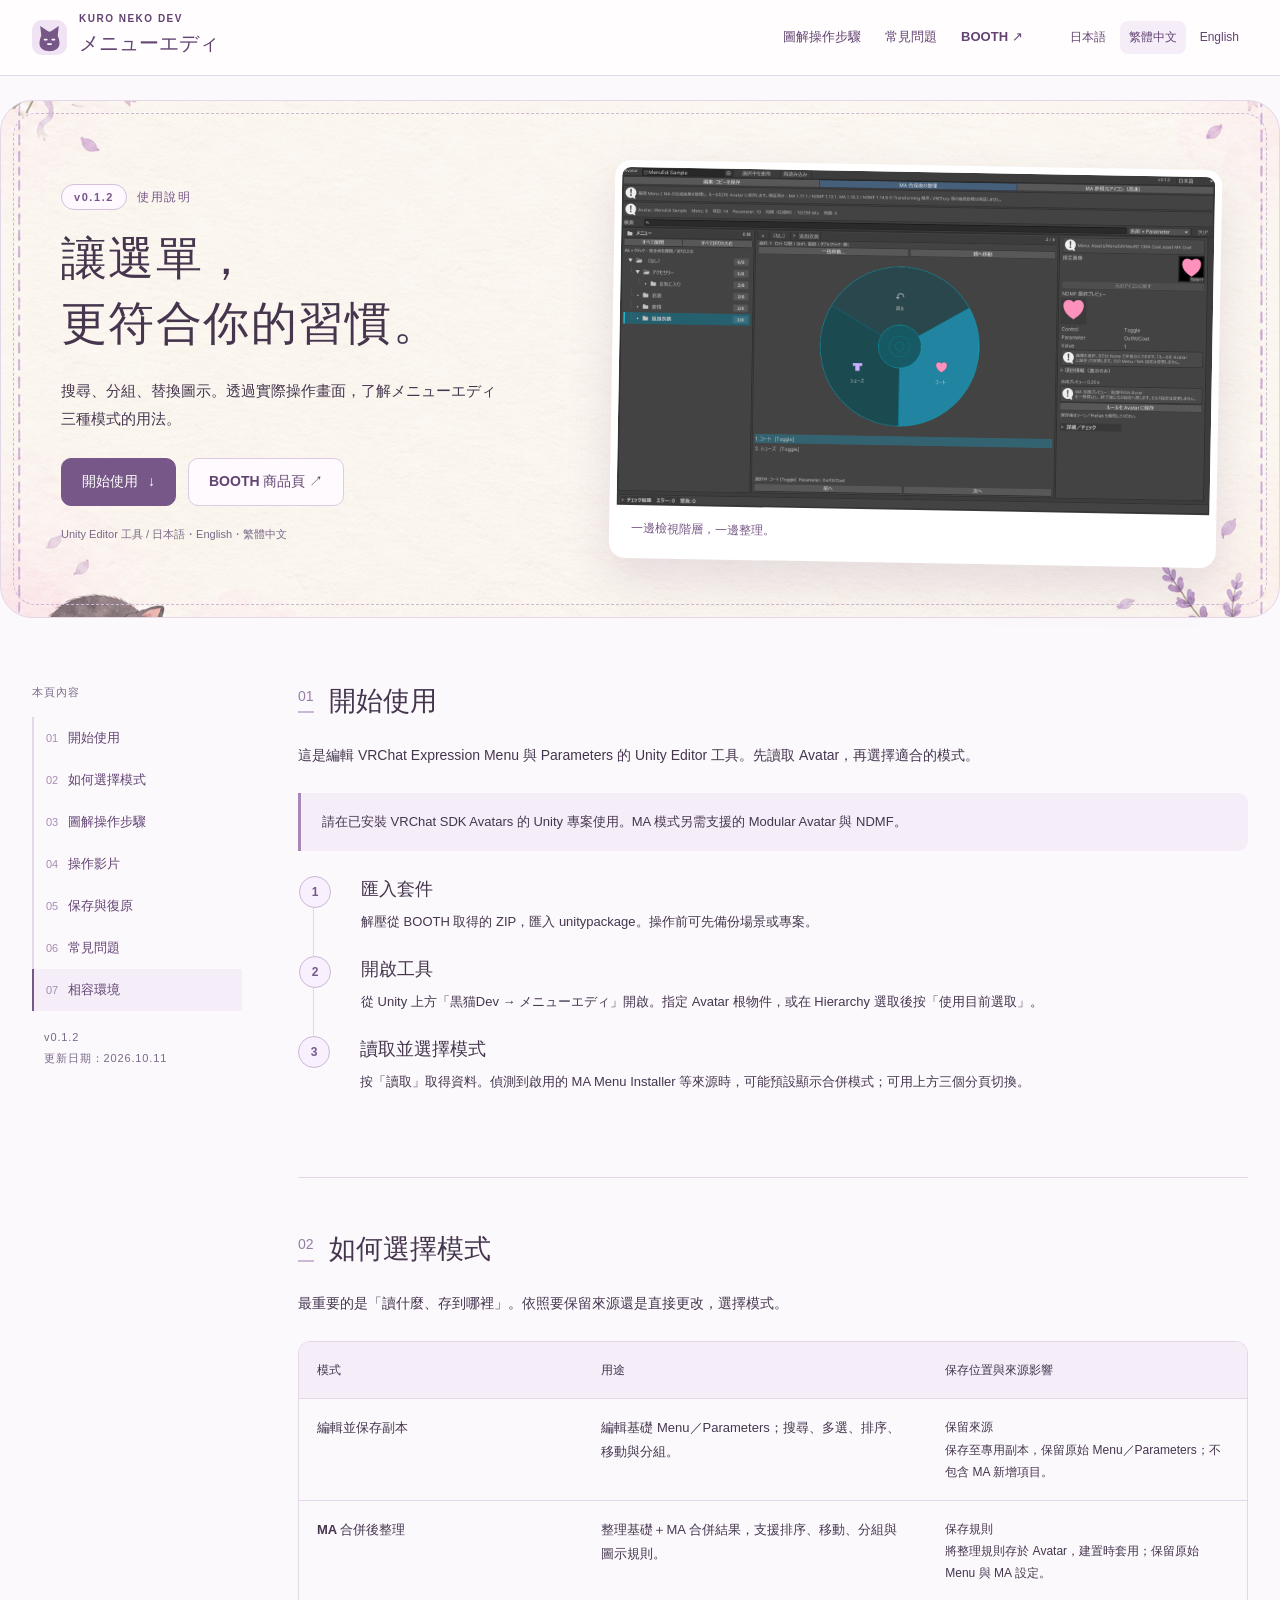
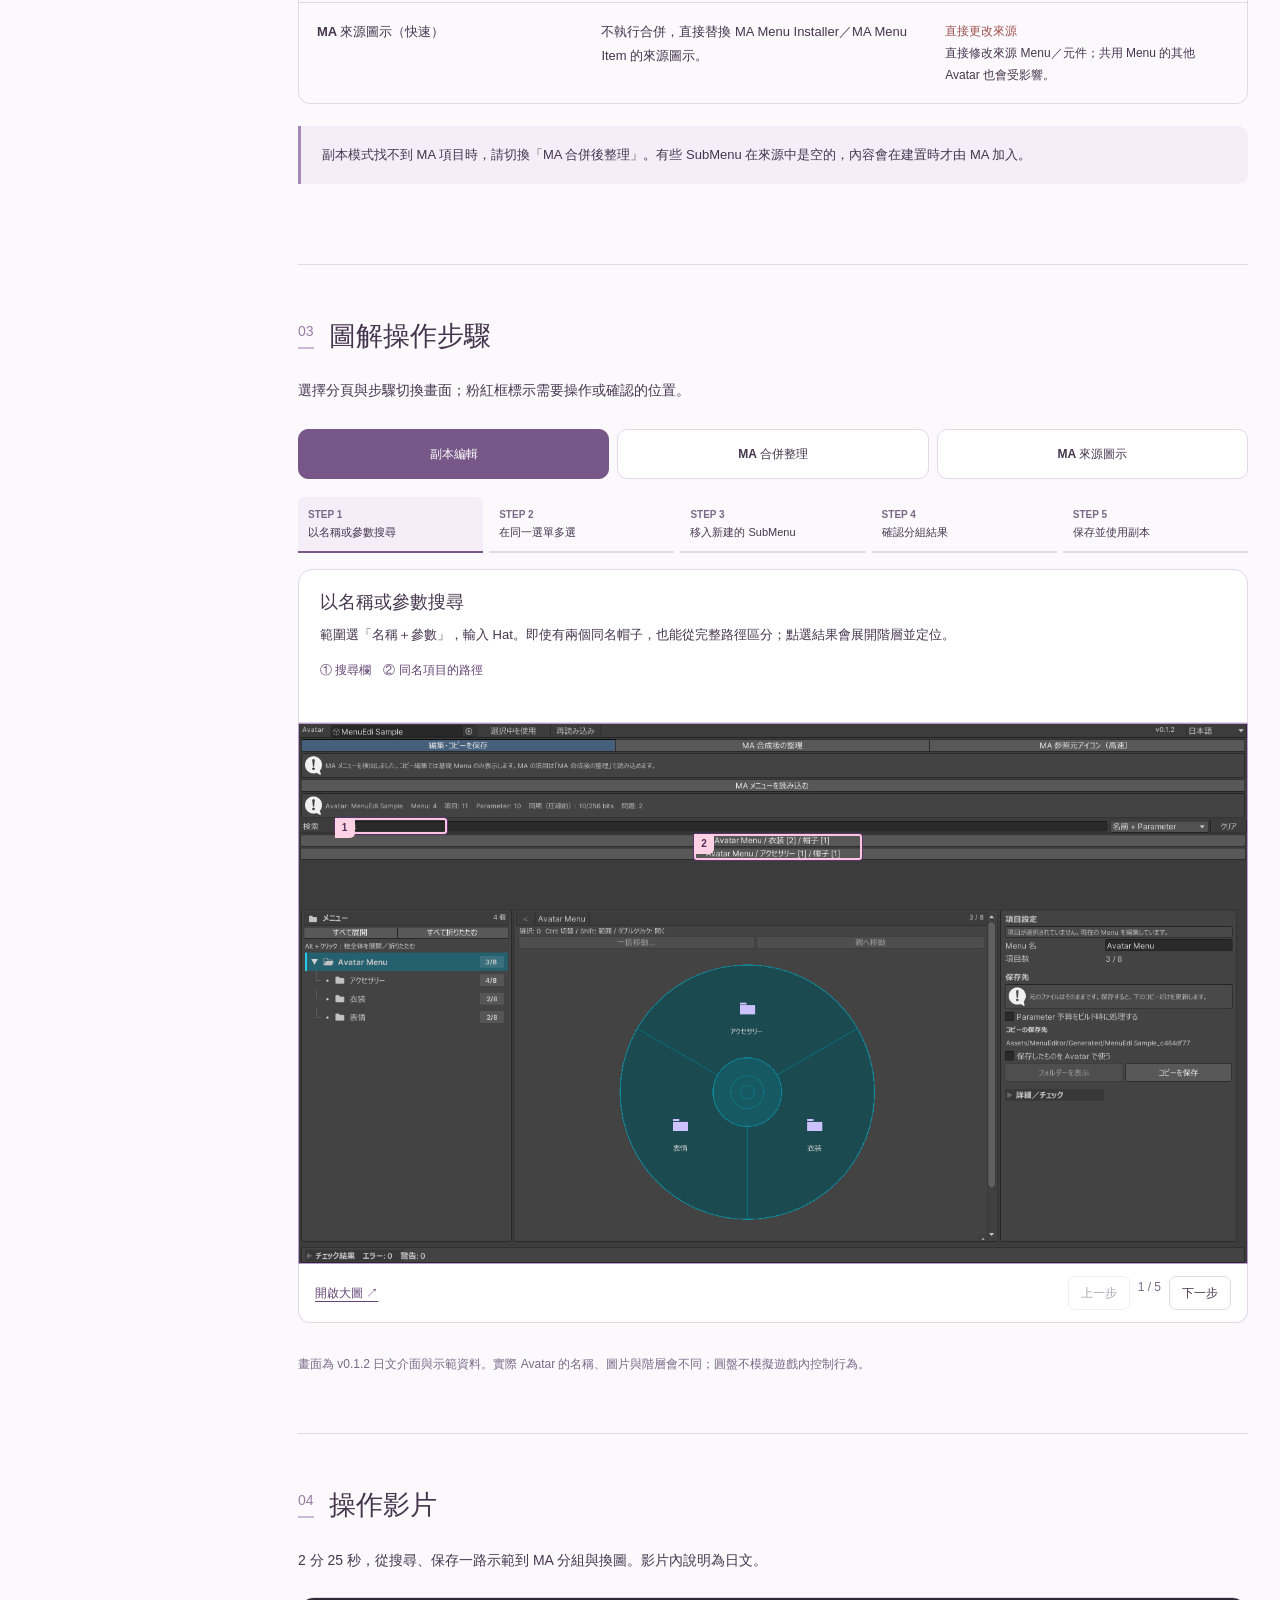
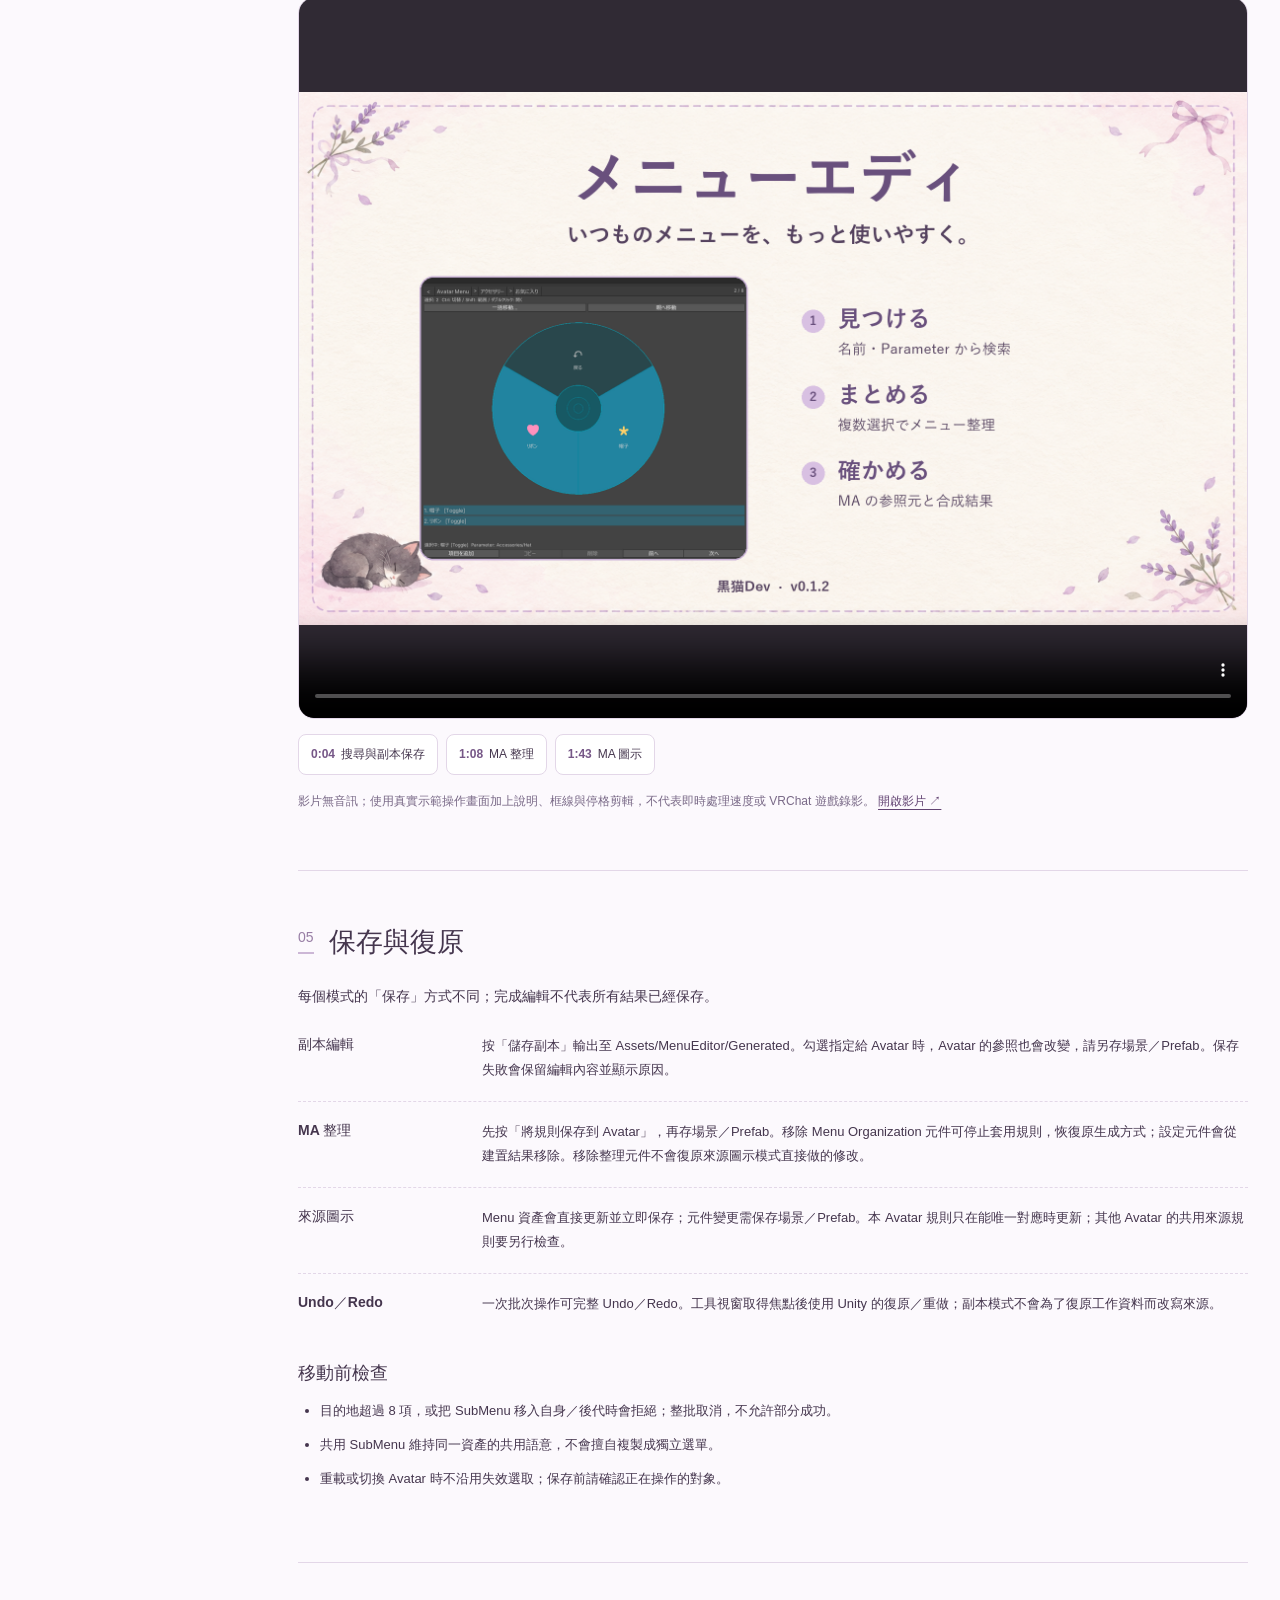
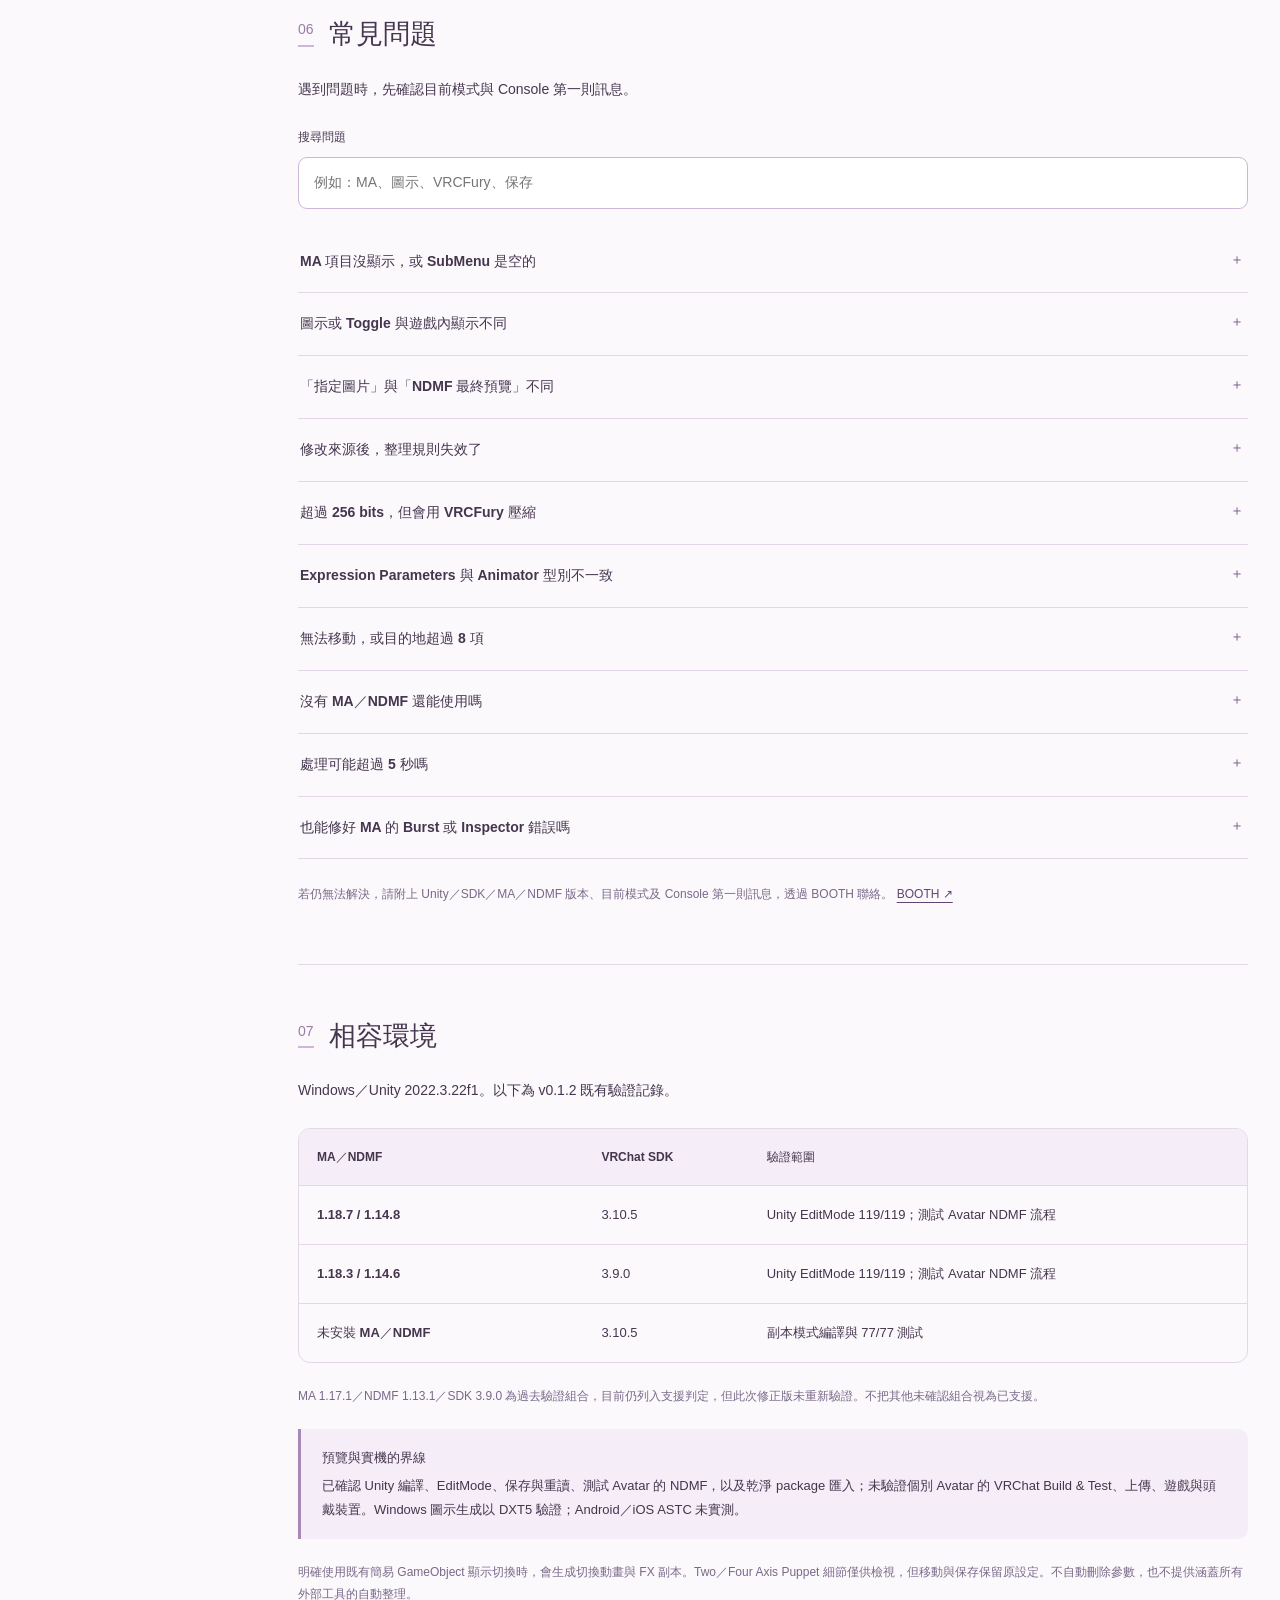
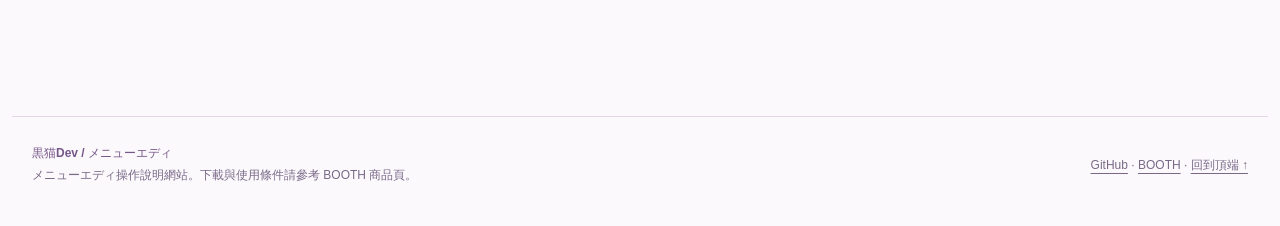
<file: zh.html>
<!doctype html>
<html lang="zh-Hant" class="no-js"><head><meta charset="utf-8"><meta name="viewport" content="width=device-width,initial-scale=1"><meta name="theme-color" content="#765787">
<title>メニューエディ v0.1.2 | 使用說明</title><meta name="description" content="搜尋、分組、替換圖示。透過實際操作畫面，了解メニューエディ三種模式的用法。"><link rel="canonical" href="https://kuroneko11375.github.io/menu-edi-guide/zh.html">
<link rel="alternate" hreflang="ja" href="https://kuroneko11375.github.io/menu-edi-guide/index.html"><link rel="alternate" hreflang="zh-Hant" href="https://kuroneko11375.github.io/menu-edi-guide/zh.html"><link rel="alternate" hreflang="en" href="https://kuroneko11375.github.io/menu-edi-guide/en.html"><link rel="alternate" hreflang="x-default" href="https://kuroneko11375.github.io/menu-edi-guide/">
<meta property="og:type" content="website"><meta property="og:title" content="メニューエディ — 使用說明"><meta property="og:description" content="搜尋、分組、替換圖示。透過實際操作畫面，了解メニューエディ三種模式的用法。"><meta property="og:image" content="https://kuroneko11375.github.io/menu-edi-guide/assets/video-poster.png"><meta property="og:url" content="https://kuroneko11375.github.io/menu-edi-guide/zh.html">
<link rel="icon" href="favicon.svg" type="image/svg+xml"><link rel="stylesheet" href="site.css"><script src="site.js" defer></script></head>
<body id="top"><a class="skip" href="#main">跳到主要內容</a><header class="topbar"><div class="top-inner"><a class="brand" href="zh.html"><svg aria-hidden="true" xmlns="http://www.w3.org/2000/svg" viewBox="0 0 64 64"><rect width="64" height="64" rx="18" fill="#f0e3f4"/><path d="M17 29L15 11l15 10h4l15-10-2 18c9 21-2 28-15 28S8 50 17 29" fill="#765787"/><path d="M23 36h4m10 0h4M29 44h6" stroke="#fff" stroke-width="3" stroke-linecap="round"/></svg>
<span><small>KURO NEKO DEV</small>メニューエディ</span></a><nav class="top-links" aria-label="使用說明"><a href="#walkthrough">圖解操作步驟</a><a href="#faq">常見問題</a><a href="https://kuronekodev.booth.pm/items/8612192">BOOTH ↗</a></nav><nav class="languages" aria-label="Language"><a href="index.html" lang="ja" hreflang="ja" >日本語</a><a href="zh.html" lang="zh-Hant" hreflang="zh-Hant" aria-current="page">繁體中文</a><a href="en.html" lang="en" hreflang="en" >English</a></nav></div></header>
<div class="hero"><div><p class="eyebrow"><span class="badge">v0.1.2</span>使用說明</p><h1><span>讓選單，</span><span>更符合你的習慣。</span></h1><p class="intro">搜尋、分組、替換圖示。透過實際操作畫面，了解メニューエディ三種模式的用法。</p><div class="actions"><a class="button" href="#start">開始使用 <span aria-hidden="true">↓</span></a><a class="button secondary" href="https://kuronekodev.booth.pm/items/8612192">BOOTH 商品頁 ↗</a></div><small>Unity Editor 工具 / 日本語・English・繁體中文</small></div><figure class="hero-shot"><img src="assets/step-27.png" alt="Unity 操作範例" width="1440" height="820" fetchpriority="high"><figcaption>一邊檢視階層，一邊整理。</figcaption></figure></div>
<div class="shell"><aside class="contents"><p>本頁內容</p><nav aria-label="本頁內容"><a href="#start"><span aria-hidden="true">01</span>開始使用</a><a href="#modes"><span aria-hidden="true">02</span>如何選擇模式</a><a href="#walkthrough"><span aria-hidden="true">03</span>圖解操作步驟</a><a href="#video"><span aria-hidden="true">04</span>操作影片</a><a href="#saving"><span aria-hidden="true">05</span>保存與復原</a><a href="#faq"><span aria-hidden="true">06</span>常見問題</a><a href="#compatibility"><span aria-hidden="true">07</span>相容環境</a></nav><p class="version">v0.1.2<br>更新日期：2026.10.11</p></aside><main id="main">
<section class="section" id="start" aria-labelledby="heading-start"><div class="section-head"><span class="number" aria-hidden="true">01</span><h2 id="heading-start">開始使用</h2></div><p class="lead">這是編輯 VRChat Expression Menu 與 Parameters 的 Unity Editor 工具。先讀取 Avatar，再選擇適合的模式。</p><div class="note">請在已安裝 VRChat SDK Avatars 的 Unity 專案使用。MA 模式另需支援的 Modular Avatar 與 NDMF。</div><ol class="steps"><li><h3>匯入套件</h3><p>解壓從 BOOTH 取得的 ZIP，匯入 unitypackage。操作前可先備份場景或專案。</p></li><li><h3>開啟工具</h3><p>從 Unity 上方「黒猫Dev → メニューエディ」開啟。指定 Avatar 根物件，或在 Hierarchy 選取後按「使用目前選取」。</p></li><li><h3>讀取並選擇模式</h3><p>按「讀取」取得資料。偵測到啟用的 MA Menu Installer 等來源時，可能預設顯示合併模式；可用上方三個分頁切換。</p></li></ol></section>
<section class="section" id="modes" aria-labelledby="heading-modes"><div class="section-head"><span class="number" aria-hidden="true">02</span><h2 id="heading-modes">如何選擇模式</h2></div><p class="lead">最重要的是「讀什麼、存到哪裡」。依照要保留來源還是直接更改，選擇模式。</p><div class="table-wrap" tabindex="0" role="region" aria-label="如何選擇模式"><table><thead><tr><th scope="col">模式</th><th scope="col">用途</th><th scope="col">保存位置與來源影響</th></tr></thead><tbody><tr><th scope="row">編輯並保存副本</th><td>編輯基礎 Menu／Parameters；搜尋、多選、排序、移動與分組。</td><td><strong class="">保留來源</strong><p>保存至專用副本，保留原始 Menu／Parameters；不包含 MA 新增項目。</p></td></tr><tr><th scope="row">MA 合併後整理</th><td>整理基礎＋MA 合併結果，支援排序、移動、分組與圖示規則。</td><td><strong class="">保存規則</strong><p>將整理規則存於 Avatar，建置時套用；保留原始 Menu 與 MA 設定。</p></td></tr><tr><th scope="row">MA 來源圖示（快速）</th><td>不執行合併，直接替換 MA Menu Installer／MA Menu Item 的來源圖示。</td><td><strong class="danger">直接更改來源</strong><p>直接修改來源 Menu／元件；共用 Menu 的其他 Avatar 也會受影響。</p></td></tr></tbody></table></div><div class="note">副本模式找不到 MA 項目時，請切換「MA 合併後整理」。有些 SubMenu 在來源中是空的，內容會在建置時才由 MA 加入。</div></section>
<section class="section" id="walkthrough" aria-labelledby="heading-walkthrough"><div class="section-head"><span class="number" aria-hidden="true">03</span><h2 id="heading-walkthrough">圖解操作步驟</h2></div><p class="lead">選擇分頁與步驟切換畫面；粉紅框標示需要操作或確認的位置。</p><div class="mode-tabs" role="tablist" aria-label="如何選擇模式"><button class="mode-tab" id="tab-0" role="tab" aria-controls="panel-0" aria-selected="true" tabindex="0">副本編輯</button><button class="mode-tab" id="tab-1" role="tab" aria-controls="panel-1" aria-selected="false" tabindex="-1">MA 合併整理</button><button class="mode-tab" id="tab-2" role="tab" aria-controls="panel-2" aria-selected="false" tabindex="-1">MA 來源圖示</button></div><div class="guide-panel" id="panel-0" role="tabpanel" aria-labelledby="tab-0" tabindex="0">
 <ol class="tour-steps"><li><button class="tour-step" aria-current="step"><b>STEP 1</b>以名稱或參數搜尋</button></li><li><button class="tour-step" ><b>STEP 2</b>在同一選單多選</button></li><li><button class="tour-step" ><b>STEP 3</b>移入新建的 SubMenu</button></li><li><button class="tour-step" ><b>STEP 4</b>確認分組結果</button></li><li><button class="tour-step" ><b>STEP 5</b>保存並使用副本</button></li></ol>
 <div class="tour-body" aria-live="polite" aria-atomic="true"><h3 class="tour-title">以名稱或參數搜尋</h3><p class="tour-text">範圍選「名稱＋參數」，輸入 Hat。即使有兩個同名帽子，也能從完整路徑區分；點選結果會展開階層並定位。</p><p class="target-label">① 搜尋欄　② 同名項目的路徑</p></div>
 <figure class="tour-frame"><img src="assets/step-03.png" alt="Unity 操作範例 — 以名稱或參數搜尋" width="1440" height="820" loading="lazy"></figure>
 <div class="tour-bottom"><a class="enlarge" href="assets/step-03.png" target="_blank" rel="noopener">開啟大圖 ↗</a><div class="tour-nav"><button data-prev disabled>上一步</button><span class="tour-count small" aria-live="polite">1 / 5</span><button data-next>下一步</button></div></div>
 <ol class="no-js-steps"><li><strong>以名稱或參數搜尋</strong><p>範圍選「名稱＋參數」，輸入 Hat。即使有兩個同名帽子，也能從完整路徑區分；點選結果會展開階層並定位。 <a href="assets/step-03.png">開啟大圖 ↗</a></p></li><li><strong>在同一選單多選</strong><p>一般點擊單選、Ctrl 切換、Shift 選取連續範圍。例中選取帽子與蝴蝶結兩項；搜尋結果本身僅提供定位。 <a href="assets/step-06.png">開啟大圖 ↗</a></p></li><li><strong>移入新建的 SubMenu</strong><p>開啟「批次移動」，指定目的地、插入位置及新名稱，再按「移至新建 SubMenu」。也可移入既有 SubMenu 或上一層。 <a href="assets/step-08.png">開啟大圖 ↗</a></p></li><li><strong>確認分組結果</strong><p>兩項移入「お気に入り」，保留原相對順序、參數、數值、圖示及 Control 設定，並維持選取。可整批 Undo／Redo。 <a href="assets/step-09.png">開啟大圖 ↗</a></p></li><li><strong>保存並使用副本</strong><p>確認輸出位置後按「儲存副本」。需要指定給 Avatar 時勾選對應選項；同一 Avatar 會更新既有輸出。 <a href="assets/step-13.png">開啟大圖 ↗</a></p></li></ol></div><div class="guide-panel" id="panel-1" role="tabpanel" aria-labelledby="tab-1" tabindex="0">
 <ol class="tour-steps"><li><button class="tour-step" aria-current="step"><b>STEP 1</b>讀取 MA 合併結果</button></li><li><button class="tour-step" ><b>STEP 2</b>將新增衣裝分組</button></li><li><button class="tour-step" ><b>STEP 3</b>確認來源與整理結果</button></li><li><button class="tour-step" ><b>STEP 4</b>將規則保存到 Avatar</button></li><li><button class="tour-step" ><b>STEP 5</b>檢視 NDMF 完成後結果</button></li></ol>
 <div class="tour-body" aria-live="polite" aria-atomic="true"><h3 class="tour-title">讀取 MA 合併結果</h3><p class="tour-text">切換「MA 合併後整理」並讀取。例中基礎 Menu 加入了 MA 的外套與鞋子。</p><p class="target-label">① 合併模式　② 合併後項目</p></div>
 <figure class="tour-frame"><img src="assets/step-15.png" alt="Unity 操作範例 — 讀取 MA 合併結果" width="1440" height="820" loading="lazy"></figure>
 <div class="tour-bottom"><a class="enlarge" href="assets/step-15.png" target="_blank" rel="noopener">開啟大圖 ↗</a><div class="tour-nav"><button data-prev disabled>上一步</button><span class="tour-count small" aria-live="polite">1 / 5</span><button data-next>下一步</button></div></div>
 <ol class="no-js-steps"><li><strong>讀取 MA 合併結果</strong><p>切換「MA 合併後整理」並讀取。例中基礎 Menu 加入了 MA 的外套與鞋子。 <a href="assets/step-15.png">開啟大圖 ↗</a></p></li><li><strong>將新增衣裝分組</strong><p>選取同一 Menu 內的外套與鞋子，在「批次移動」輸入「追加衣装」，移入新建的 SubMenu。 <a href="assets/step-18.png">開啟大圖 ↗</a></p></li><li><strong>確認來源與整理結果</strong><p>右側顯示來源。標示為新增的項目不會自動移至其他資料夾；例中兩項是由明確的分組操作移入。 <a href="assets/step-19.png">開啟大圖 ↗</a></p></li><li><strong>將規則保存到 Avatar</strong><p>按「將規則保存到 Avatar」後，也要保存場景／Prefab；不會把暫時生成 Menu 當成來源資產保存。 <a href="assets/step-21.png">開啟大圖 ↗</a></p></li><li><strong>檢視 NDMF 完成後結果</strong><p>「指定圖片」是設定的資產；「NDMF 最終預覽」與圓盤則是 NDMF 完成後結果。若要非破壞換圖，也在此模式指定圖片後保存規則。 <a href="assets/step-27.png">開啟大圖 ↗</a></p></li></ol></div><div class="guide-panel" id="panel-2" role="tabpanel" aria-labelledby="tab-2" tabindex="0">
 <ol class="tour-steps"><li><button class="tour-step" aria-current="step"><b>STEP 1</b>切換來源圖示模式</button></li><li><button class="tour-step" ><b>STEP 2</b>確認要修改的來源</button></li><li><button class="tour-step" ><b>STEP 3</b>更換來源圖示</button></li><li><button class="tour-step" ><b>STEP 4</b>重讀並確認合併結果</button></li></ol>
 <div class="tour-body" aria-live="polite" aria-atomic="true"><h3 class="tour-title">切換來源圖示模式</h3><p class="tour-text">「MA 來源圖示（快速）」不執行 NDMF；直接讀取 MA Menu Installer 參照的 Menu 與 MA Menu Item，可依名稱、路徑或參數搜尋。</p><p class="target-label">① 來源模式　② 搜尋欄</p></div>
 <figure class="tour-frame"><img src="assets/step-22.png" alt="Unity 操作範例 — 切換來源圖示模式" width="1440" height="820" loading="lazy"></figure>
 <div class="tour-bottom"><a class="enlarge" href="assets/step-22.png" target="_blank" rel="noopener">開啟大圖 ↗</a><div class="tour-nav"><button data-prev disabled>上一步</button><span class="tour-count small" aria-live="polite">1 / 4</span><button data-next>下一步</button></div></div>
 <ol class="no-js-steps"><li><strong>切換來源圖示模式</strong><p>「MA 來源圖示（快速）」不執行 NDMF；直接讀取 MA Menu Installer 參照的 Menu 與 MA Menu Item，可依名稱、路徑或參數搜尋。 <a href="assets/step-22.png">開啟大圖 ↗</a></p></li><li><strong>確認要修改的來源</strong><p>例中選取 MA Coat 的外套，先核對路徑及參數。共用 Menu 可能也被其他 Avatar 引用，換圖會影響所有引用者。 <a href="assets/step-22.png">開啟大圖 ↗</a></p></li><li><strong>更換來源圖示</strong><p>在「來源圖示」指定 Project 中已保存的 Texture2D。設為 None 可清除自訂圖示；不修改圖片檔本身、Parameters 或 Animator。 <a href="assets/step-23.png">開啟大圖 ↗</a></p></li><li><strong>重讀並確認合併結果</strong><p>Menu 資產會立即保存；MA Menu Item 變更還要保存場景／Prefab。最後回到合併模式確認結果；來源清單也可能包含停用或未接入的項目。 <a href="assets/step-27.png">開啟大圖 ↗</a></p></li></ol></div><p class="small">畫面為 v0.1.2 日文介面與示範資料。實際 Avatar 的名稱、圖片與階層會不同；圓盤不模擬遊戲內控制行為。</p></section>
<section class="section" id="video" aria-labelledby="heading-video"><div class="section-head"><span class="number" aria-hidden="true">04</span><h2 id="heading-video">操作影片</h2></div><p class="lead">2 分 25 秒，從搜尋、保存一路示範到 MA 分組與換圖。影片內說明為日文。</p><div class="video-frame"><video id="demo-video" controls playsinline preload="none" poster="assets/video-poster.png" width="1280" height="720" tabindex="0" aria-label="操作影片"><source src="assets/menu-edi-guide-ja.mp4" type="video/mp4"><a href="assets/menu-edi-guide-ja.mp4">開啟影片</a></video></div><div class="chapter-buttons"><button data-seek="4"><time>0:04</time>搜尋與副本保存</button><button data-seek="68"><time>1:08</time>MA 整理</button><button data-seek="103"><time>1:43</time>MA 圖示</button></div><p class="small">影片無音訊；使用真實示範操作畫面加上說明、框線與停格剪輯，不代表即時處理速度或 VRChat 遊戲錄影。 <a href="assets/menu-edi-guide-ja.mp4">開啟影片 ↗</a></p></section>
<section class="section" id="saving" aria-labelledby="heading-saving"><div class="section-head"><span class="number" aria-hidden="true">05</span><h2 id="heading-saving">保存與復原</h2></div><p class="lead">每個模式的「保存」方式不同；完成編輯不代表所有結果已經保存。</p><div class="save-grid"><div class="save-row"><h3>副本編輯</h3><p>按「儲存副本」輸出至 Assets/MenuEditor/Generated。勾選指定給 Avatar 時，Avatar 的參照也會改變，請另存場景／Prefab。保存失敗會保留編輯內容並顯示原因。</p></div><div class="save-row"><h3>MA 整理</h3><p>先按「將規則保存到 Avatar」，再存場景／Prefab。移除 Menu Organization 元件可停止套用規則，恢復原生成方式；設定元件會從建置結果移除。移除整理元件不會復原來源圖示模式直接做的修改。</p></div><div class="save-row"><h3>來源圖示</h3><p>Menu 資產會直接更新並立即保存；元件變更需保存場景／Prefab。本 Avatar 規則只在能唯一對應時更新；其他 Avatar 的共用來源規則要另行檢查。</p></div><div class="save-row"><h3>Undo／Redo</h3><p>一次批次操作可完整 Undo／Redo。工具視窗取得焦點後使用 Unity 的復原／重做；副本模式不會為了復原工作資料而改寫來源。</p></div></div><h3>移動前檢查</h3><ul class="rules"><li>目的地超過 8 項，或把 SubMenu 移入自身／後代時會拒絕；整批取消，不允許部分成功。</li><li>共用 SubMenu 維持同一資產的共用語意，不會擅自複製成獨立選單。</li><li>重載或切換 Avatar 時不沿用失效選取；保存前請確認正在操作的對象。</li></ul></section>
<section class="section" id="faq" aria-labelledby="heading-faq"><div class="section-head"><span class="number" aria-hidden="true">06</span><h2 id="heading-faq">常見問題</h2></div><p class="lead">遇到問題時，先確認目前模式與 Console 第一則訊息。</p><div class="faq-search"><label for="faq-query">搜尋問題</label><input id="faq-query" type="search" placeholder="例如：MA、圖示、VRCFury、保存" autocomplete="off" aria-controls="faq-list"></div><div class="faq" id="faq-list"><details><summary>MA 項目沒顯示，或 SubMenu 是空的</summary><p>副本模式只讀基礎 Menu。請切換「MA 合併後整理」並重讀；若有依賴或版本提示，請確認下方支援組合。來源圖示清單並非合併後最終排列。</p></details><details><summary>圖示或 Toggle 與遊戲內顯示不同</summary><p>未指定圖片時，VRChat 會使用自己的預設圖。本工具顯示 Control 類型，不模擬 Toggle 開關或 Puppet 即時值。MA 合併模式讀回 NDMF 完成時結果，不涵蓋 NDMF 以外更晚的 VRCFury／SDK／VRChat 處理。</p></details><details><summary>「指定圖片」與「NDMF 最終預覽」不同</summary><p>指定圖片是規則保存的資產，最終預覽是完整 NDMF 處理後輸出。後段工具或生成時的尺寸與壓縮處理可能造成差異；若結構變更而無法可靠對應，會顯示原因並停止。</p></details><details><summary>修改來源後，整理規則失效了</summary><p>來源刪除、改名或對應有歧義時，不會猜測套用到其他項目。請重讀、清除失效規則後重設；若不需要整理，可移除 Avatar 根物件上的 Menu Organization 並保存場景／Prefab。</p></details><details><summary>超過 256 bits，但會用 VRCFury 壓縮</summary><p>顯示的是壓縮前用量。副本模式可明確勾選「交由建置階段處理參數預算」，僅將超量改為警告以允許保存；此選項不執行壓縮，其他錯誤仍會阻擋。切換 Avatar 或重讀會重設關閉，最終容量需由實際建置確認。</p></details><details><summary>Expression Parameters 與 Animator 型別不一致</summary><p>核對診斷中的參數名稱及 Expression Parameters／FX Animator 型別。有些配置會在建置時生成或轉換，因此工具不會只因警告就自動轉型或刪除；確認預期開關或數值含義後再修正，並檢查建置結果。</p></details><details><summary>無法移動，或目的地超過 8 項</summary><p>確認目的地數量與循環參照。工具不會自動刪除或默默分頁；請改選其他 SubMenu，或先整理部分項目再操作。</p></details><details><summary>沒有 MA／NDMF 還能使用嗎</summary><p>可以。已安裝 VRChat SDK 時仍可使用副本模式；MA 模式會顯示依賴提示。如果移除依賴後 Avatar 上還有整理規則，請恢復支援組合或移除整理元件。</p></details><details><summary>處理可能超過 5 秒嗎</summary><p>測試案例以單次 5 秒內為門檻，但不保證所有 Avatar 或電腦。完整合併也會執行其他 NDMF 處理；請查看 UI 耗時與原因，僅換圖時可選擇來源模式。</p></details><details><summary>也能修好 MA 的 Burst 或 Inspector 錯誤嗎</summary><p>工具的合併預覽會僅在處理期間暫停 Burst，結束後還原。這不代表能一併修好 MA 自身 Inspector、Play Mode 或 SDK 建置錯誤；請從 Console 第一個原因檢查。</p></details></div><p id="faq-empty" class="faq-empty" role="status" hidden>沒有符合的問題，請縮短搜尋文字。</p><p class="support-line small">若仍無法解決，請附上 Unity／SDK／MA／NDMF 版本、目前模式及 Console 第一則訊息，透過 BOOTH 聯絡。 <a href="https://kuronekodev.booth.pm/items/8612192">BOOTH ↗</a></p></section>
<section class="section" id="compatibility" aria-labelledby="heading-compatibility"><div class="section-head"><span class="number" aria-hidden="true">07</span><h2 id="heading-compatibility">相容環境</h2></div><p class="lead">Windows／Unity 2022.3.22f1。以下為 v0.1.2 既有驗證記錄。</p><div class="table-wrap" tabindex="0" role="region" aria-label="相容環境"><table><thead><tr><th scope="col">MA／NDMF</th><th scope="col">VRChat SDK</th><th scope="col">驗證範圍</th></tr></thead><tbody><tr><th scope="row">1.18.7 / 1.14.8</th><td>3.10.5</td><td>Unity EditMode 119/119；測試 Avatar NDMF 流程</td></tr><tr><th scope="row">1.18.3 / 1.14.6</th><td>3.9.0</td><td>Unity EditMode 119/119；測試 Avatar NDMF 流程</td></tr><tr><th scope="row">未安裝 MA／NDMF</th><td>3.10.5</td><td>副本模式編譯與 77/77 測試</td></tr></tbody></table></div><p class="small">MA 1.17.1／NDMF 1.13.1／SDK 3.9.0 為過去驗證組合，目前仍列入支援判定，但此次修正版未重新驗證。不把其他未確認組合視為已支援。</p><div class="note"><strong>預覽與實機的界線</strong>已確認 Unity 編譯、EditMode、保存與重讀、測試 Avatar 的 NDMF，以及乾淨 package 匯入；未驗證個別 Avatar 的 VRChat Build &amp; Test、上傳、遊戲與頭戴裝置。Windows 圖示生成以 DXT5 驗證；Android／iOS ASTC 未實測。</div><p class="small">明確使用既有簡易 GameObject 顯示切換時，會生成切換動畫與 FX 副本。Two／Four Axis Puppet 細節僅供檢視，但移動與保存保留原設定。不自動刪除參數，也不提供涵蓋所有外部工具的自動整理。</p></section>
</main></div><footer class="footer"><p><strong>黒猫Dev / メニューエディ</strong><br>メニューエディ操作說明網站。下載與使用條件請參考 BOOTH 商品頁。</p><p><a href="https://github.com/kuroneko11375/menu-edi-guide">GitHub</a> · <a href="https://kuronekodev.booth.pm/items/8612192">BOOTH</a> · <a href="#top">回到頂端 ↑</a></p></footer>
<script type="application/json" id="guide-data">{"screenshot":"Unity 操作範例","tours":[{"steps":[{"image":"step-03.png","title":"以名稱或參數搜尋","body":"範圍選「名稱＋參數」，輸入 Hat。即使有兩個同名帽子，也能從完整路徑區分；點選結果會展開階層並定位。","target":"① 搜尋欄　② 同名項目的路徑","boxes":[[54,143,225,168],[600,167,855,207]]},{"image":"step-06.png","title":"在同一選單多選","body":"一般點擊單選、Ctrl 切換、Shift 選取連續範圍。例中選取帽子與蝴蝶結兩項；搜尋結果本身僅提供定位。","target":"① 選取數量　② 藍色選取列","boxes":[[331,190,518,211],[331,663,1037,710]]},{"image":"step-08.png","title":"移入新建的 SubMenu","body":"開啟「批次移動」，指定目的地、插入位置及新名稱，再按「移至新建 SubMenu」。也可移入既有 SubMenu 或上一層。","target":"① 群組名稱　② 執行分組","boxes":[[330,266,1044,289],[539,288,813,310]]},{"image":"step-09.png","title":"確認分組結果","body":"兩項移入「お気に入り」，保留原相對順序、參數、數值、圖示及 Control 設定，並維持選取。可整批 Undo／Redo。","target":"① 新階層　② 移入的兩項","boxes":[[7,289,318,319],[331,663,1037,710]]},{"image":"step-13.png","title":"保存並使用副本","body":"確認輸出位置後按「儲存副本」。需要指定給 Avatar 時勾選對應選項；同一 Avatar 會更新既有輸出。","target":"① 指定給 Avatar　② 儲存副本","boxes":[[1068,380,1418,399],[1251,399,1419,432]]}]},{"steps":[{"image":"step-15.png","title":"讀取 MA 合併結果","body":"切換「MA 合併後整理」並讀取。例中基礎 Menu 加入了 MA 的外套與鞋子。","target":"① 合併模式　② 合併後項目","boxes":[[480,22,958,43],[485,227,877,620]]},{"image":"step-18.png","title":"將新增衣裝分組","body":"選取同一 Menu 內的外套與鞋子，在「批次移動」輸入「追加衣装」，移入新建的 SubMenu。","target":"① 新名稱　② 移至新建 SubMenu","boxes":[[330,247,1044,269],[538,267,813,289]]},{"image":"step-19.png","title":"確認來源與整理結果","body":"右側顯示來源。標示為新增的項目不會自動移至其他資料夾；例中兩項是由明確的分組操作移入。","target":"① 整理後階層　② 來源","boxes":[[7,351,318,380],[1070,149,1419,190]]},{"image":"step-21.png","title":"將規則保存到 Avatar","body":"按「將規則保存到 Avatar」後，也要保存場景／Prefab；不會把暫時生成 Menu 當成來源資產保存。","target":"① 保存規則　② 同時保存場景／Prefab","boxes":[[1070,550,1420,595]]},{"image":"step-27.png","title":"檢視 NDMF 完成後結果","body":"「指定圖片」是設定的資產；「NDMF 最終預覽」與圓盤則是 NDMF 完成後結果。若要非破壞換圖，也在此模式指定圖片後保存規則。","target":"① 指定圖片　② NDMF 結果與 Control 設定","boxes":[[1071,192,1418,253],[1071,281,1418,424]]}]},{"steps":[{"image":"step-22.png","title":"切換來源圖示模式","body":"「MA 來源圖示（快速）」不執行 NDMF；直接讀取 MA Menu Installer 參照的 Menu 與 MA Menu Item，可依名稱、路徑或參數搜尋。","target":"① 來源模式　② 搜尋欄","boxes":[[958,22,1435,43],[177,102,1336,126]]},{"image":"step-22.png","title":"確認要修改的來源","body":"例中選取 MA Coat 的外套，先核對路徑及參數。共用 Menu 可能也被其他 Avatar 引用，換圖會影響所有引用者。","target":"① 來源路徑　② 共用資產提示","boxes":[[796,148,1432,201],[796,261,1435,301]]},{"image":"step-23.png","title":"更換來源圖示","body":"在「來源圖示」指定 Project 中已保存的 Texture2D。設為 None 可清除自訂圖示；不修改圖片檔本身、Parameters 或 Animator。","target":"① 指定圖片　② 更換後預覽","boxes":[[1367,301,1437,369],[793,368,923,499]]},{"image":"step-27.png","title":"重讀並確認合併結果","body":"Menu 資產會立即保存；MA Menu Item 變更還要保存場景／Prefab。最後回到合併模式確認結果；來源清單也可能包含停用或未接入的項目。","target":"① 回合併模式確認　② NDMF 最終結果","boxes":[[480,22,958,43],[1071,281,1418,424]]}]}]}</script></body></html>
</file>
<file: site.css>
:root{--ink:#45364e;--muted:#796987;--purple:#765787;--deep:#624372;--line:#e3d7e8;--paper:#fffdfd;--pale:#f5edf8;--pink:#fae9f0;--shadow:0 12px 42px #6747740d;font-family:-apple-system,BlinkMacSystemFont,'Segoe UI','Yu Gothic',Meiryo,'Microsoft JhengHei',sans-serif;color:var(--ink);background:#fcf9fd;font-synthesis:none;line-height:1.85;scroll-behavior:smooth}
*{box-sizing:border-box}body{margin:0}a{color:var(--deep);text-underline-offset:4px}button,input{font:inherit}button,a{touch-action:manipulation}button{cursor:pointer}button:disabled{cursor:default;opacity:.45}a:focus-visible,button:focus-visible,input:focus-visible,summary:focus-visible{outline:3px solid #ae78bf;outline-offset:5px}img,video{max-width:100%;display:block}button{color:inherit}h1,h2,h3,p,figure{margin:0}h1,h2,h3{line-height:1.45}p+p{margin-top:1em}.skip{position:fixed;z-index:99;left:16px;top:-100px;padding:8px 20px;background:white}.skip:focus{top:12px}.topbar{position:sticky;top:0;z-index:30;background:#fffdfdf5;border-bottom:1px solid var(--line)}.top-inner{max-width:1320px;margin:auto;padding:13px 32px;display:flex;align-items:center;gap:26px}.brand{display:flex;align-items:center;gap:12px;text-decoration:none;white-space:nowrap;font-size:20px;font-weight:750}.brand svg{width:35px;height:35px}.brand small{font-size:10px;font-weight:600;letter-spacing:.15em;display:block;line-height:1.2}.top-links{display:flex;gap:24px;margin-left:auto;align-items:center;font-size:13px;font-weight:600}.top-links a{text-decoration:none}.languages{display:flex;gap:5px;margin-left:12px}.languages a{font-size:12px;text-decoration:none;border-radius:8px;padding:5px 9px}.languages [aria-current]{background:var(--pale);color:var(--deep);font-weight:700}.hero{max-width:1320px;margin:24px auto 0;padding:64px 60px 54px;display:grid;grid-template-columns:1fr 1.22fr;gap:54px;align-items:center;position:relative;border-radius:32px;background:#f9f3fa url('assets/background.png') center/cover;border:1px solid var(--line)}.hero:before{content:'';position:absolute;inset:12px;border:1px dashed #cdb8d7;border-radius:23px;pointer-events:none}.eyebrow{color:var(--purple);font-size:12px;font-weight:700;letter-spacing:.13em}.hero h1{font-size:clamp(34px,3.6vw,51px);letter-spacing:.03em;margin:16px 0 22px;line-height:1.4}.hero h1 span{display:block}.hero .intro{font-size:15px;max-width:440px}.badge{display:inline-flex;border:1px solid #d4bfdc;border-radius:20px;padding:2px 12px;background:#fff9ff;font-size:11px;font-weight:700;margin-right:10px}.actions{display:flex;gap:12px;flex-wrap:wrap;margin-top:25px}.button{padding:10px 20px;border-radius:10px;border:1px solid var(--purple);background:var(--purple);color:white;text-decoration:none;font-weight:650;font-size:14px;display:inline-flex;align-items:center;justify-content:center;gap:10px}.button:hover{background:var(--deep)}.button.secondary{background:#fffafd;color:var(--deep);border-color:#dbcbe3}.button.secondary:hover{background:var(--pale)}.hero-shot{transform:rotate(1deg);border:7px solid white;border-radius:16px;box-shadow:0 20px 45px #67477425;overflow:hidden;background:white}.hero-shot img{width:100%;height:auto}.hero-shot figcaption{padding:12px 15px;color:var(--purple);font-size:12px;font-weight:600}.hero small{font-size:11px;color:var(--muted);display:block;margin-top:18px}.shell{max-width:1256px;margin:64px auto 0;display:grid;grid-template-columns:210px minmax(0,1fr);gap:56px;padding:0 20px}.contents{align-self:start;position:sticky;top:104px;font-size:13px}.contents p{letter-spacing:.08em;color:var(--muted);font-size:11px;margin-bottom:15px}.contents a{display:block;padding:9px 12px;text-decoration:none;border-left:2px solid var(--line)}.contents a:hover,.contents a[aria-current]{background:var(--pale);border-color:var(--purple);color:var(--deep)}.contents span{font-size:11px;color:#a58db0;padding-right:10px}.contents .version{border:none;padding:16px 12px;color:var(--muted);font-size:11px}main{min-width:0}.section{scroll-margin-top:100px;padding-bottom:58px;margin-bottom:52px;border-bottom:1px solid var(--line)}.section:last-child{border-bottom:0}.section-head{display:flex;align-items:center;gap:15px;margin-bottom:22px}.section-head .number{font-size:14px;color:#977da4;border-bottom:2px solid #ccb7d6;align-self:flex-start;line-height:2.1}.section h2{font-size:27px;font-weight:750}.section h3{font-size:18px;margin:25px 0 10px}.section p{font-size:14px}.muted,.small{color:var(--muted);font-size:12px!important}.lead{max-width:760px;margin-bottom:24px}.note{padding:17px 21px;border-left:3px solid #a788b7;background:var(--pale);border-radius:0 10px 10px 0;font-size:13px;margin:22px 0}.note.warm{background:#fcf1ed;border-color:#c39278}.note strong{display:block;margin-bottom:4px}.steps{list-style:none;margin:25px 0;padding:0;counter-reset:step}.steps li{counter-increment:step;position:relative;padding:0 0 22px 47px;border-left:1px solid var(--line);margin-left:15px}.steps li:last-child{border:0;padding-bottom:0}.steps li:before{content:counter(step);position:absolute;left:-15px;top:0;width:30px;height:30px;display:grid;place-content:center;border:1px solid #ccb7d6;border-radius:50%;background:#f8f0fc;color:var(--purple);font-size:12px;font-weight:700}.steps h3{margin:0 0 8px}.steps p{font-size:13px}code{background:#f1ebf4;font-size:.87em;border-radius:4px;padding:2px 5px;overflow-wrap:anywhere}.table-wrap{width:100%;overflow:auto;margin:22px 0;border:1px solid var(--line);border-radius:12px}table{width:100%;border-collapse:collapse;font-size:13px;text-align:left;min-width:630px}th,td{padding:17px 18px;vertical-align:top;border-bottom:1px solid var(--line)}thead{background:var(--pale);font-size:12px}tbody tr:last-child th,tbody tr:last-child td{border-bottom:0}tbody th{width:30%;font-weight:650}td strong{font-size:12px;display:block}td p{font-size:12px!important}td .danger{color:#9e534f}ul.rules{padding-left:22px;font-size:13px}ul.rules li+li{margin-top:10px}.mode-tabs{display:flex;gap:8px;flex-wrap:wrap;margin:25px 0 18px}.mode-tab{flex:1;padding:13px 12px;border-radius:10px;background:white;border:1px solid var(--line);font-size:12px;font-weight:650}.mode-tab[aria-selected=true]{border-color:var(--purple);background:var(--purple);color:white}.guide-panel{padding-bottom:30px}.guide-panel[hidden]{display:none}.tour-steps{display:flex;list-style:none;padding:0;gap:6px;margin:16px 0;flex-wrap:wrap}.tour-steps li{flex:1;min-width:105px}.tour-step{height:100%;width:100%;padding:9px 10px;text-align:left;background:transparent;border:0;border-bottom:2px solid var(--line);font-size:11px;line-height:1.7}.tour-step b{font-size:10px;display:block;color:var(--muted)}.tour-step[aria-current=step]{border-bottom-color:var(--purple);background:var(--pale);border-radius:6px 6px 0 0;font-weight:700}.tour-body{padding:19px 21px;background:#fff;border:1px solid var(--line);border-radius:14px 14px 0 0;min-height:154px}.tour-body h3{margin:0 0 8px;font-size:18px}.tour-body p{font-size:13px}.tour-body .target-label{margin-top:12px;color:var(--deep);font-weight:650;font-size:12px}.tour-frame{position:relative;aspect-ratio:1440/820;background:#363636;border:1px solid #bb9bcd;overflow:hidden}.tour-frame img{width:100%;height:auto}.focus-box{position:absolute;border:2px solid #ffc5e0;border-radius:3px;box-shadow:0 0 0 1px #5a326e;pointer-events:none}.focus-box i{position:absolute;left:-2px;top:-2px;min-width:20px;height:20px;display:grid;place-content:center;border-radius:0 0 5px 0;background:#ffd1e5;color:#503058;font-size:10px;font-style:normal;font-weight:700}.tour-bottom{border:1px solid var(--line);border-top:0;border-radius:0 0 12px 12px;background:white;padding:12px 16px;display:flex;align-items:center;justify-content:space-between;gap:12px}.tour-nav{display:flex;gap:8px}.tour-nav button{border:1px solid var(--line);border-radius:7px;background:white;padding:5px 12px;font-size:12px}.tour-nav button:hover:enabled{background:var(--pale)}.enlarge{font-size:12px}.no-js-steps{font-size:13px}.js .no-js-steps{display:none}.no-js .mode-tabs,.no-js .tour-steps,.no-js .tour-nav,.no-js .chapter-buttons,.no-js .faq-search{display:none}.video-frame{background:#eee4f3;border-radius:16px;overflow:hidden;border:1px solid var(--line)}video{width:100%;aspect-ratio:16/9;background:#302a34}.chapter-buttons{display:flex;gap:8px;flex-wrap:wrap;margin:15px 0}.chapter-buttons button{border:1px solid var(--line);border-radius:8px;padding:8px 12px;background:white;font-size:12px}.chapter-buttons button:hover{background:var(--pale)}.chapter-buttons time{color:var(--purple);font-weight:750;margin-right:6px}.save-grid{display:grid;gap:18px;margin-top:24px}.save-row{display:grid;grid-template-columns:160px 1fr;gap:24px;padding:0 0 19px;border-bottom:1px dashed var(--line)}.save-row h3{font-size:14px;margin:0}.save-row p{font-size:13px}.save-row:last-child{border:0}.faq-search{margin:22px 0}.faq-search label{font-size:12px;display:block;font-weight:700;margin-bottom:8px}.faq-search input{width:100%;border:1px solid #cdb8d7;border-radius:9px;background:white;padding:12px 15px;color:var(--ink);font-size:14px}.faq details{border-bottom:1px solid var(--line);padding:0 2px}.faq summary{padding:18px 28px 18px 0;cursor:pointer;font-size:14px;font-weight:650;list-style:none;position:relative}.faq summary::-webkit-details-marker{display:none}.faq summary:after{content:'＋';position:absolute;right:2px;top:16px;color:var(--purple)}.faq details[open] summary:after{content:'−'}.faq details p{font-size:13px;padding:0 12px 22px 0}.faq-empty{padding:20px;color:var(--muted)}.support-line{margin-top:24px}.footer{max-width:1256px;margin:0 auto;padding:25px 20px 40px;border-top:1px solid var(--line);display:flex;justify-content:space-between;gap:25px;color:var(--muted);font-size:12px}.footer a{color:var(--muted)}.footer strong{color:var(--purple)}[hidden]{display:none!important}
@media(min-width:1600px){.hero{max-width:1380px;padding-top:75px;padding-bottom:68px}.shell{max-width:1320px}}
@media(max-width:1050px){.top-links{display:none}.languages{margin-left:auto}.hero{margin:20px;padding:45px 35px;gap:28px;grid-template-columns:1fr 1fr}.hero h1{font-size:34px}.shell{grid-template-columns:160px minmax(0,1fr);gap:25px;margin-top:45px}.contents{font-size:12px}.section h2{font-size:24px}}
@media(max-width:760px){.top-inner{padding:12px 18px;gap:8px}.brand{font-size:16px;gap:8px}.brand svg{width:28px;height:28px}.languages{gap:0}.languages a{font-size:11px;padding:5px 7px}.hero{margin:16px 12px 0;padding:40px 28px 30px;grid-template-columns:1fr;gap:30px;border-radius:24px}.hero h1{font-size:34px}.hero .intro{font-size:14px}.hero small{margin-top:14px}.hero-shot{transform:none}.shell{display:block;padding:0 22px;margin-top:32px}.contents{position:static;margin-bottom:34px}.contents nav{display:flex;gap:5px;overflow:auto;padding-bottom:10px}.contents p,.contents .version{display:none}.contents a{white-space:nowrap;padding:7px 10px;border:1px solid var(--line);border-radius:8px;font-size:11px}.contents span{padding-right:5px}.section{padding-bottom:35px;margin-bottom:35px;scroll-margin-top:85px}.section h2{font-size:23px}.section-head{gap:12px}.mode-tabs{gap:6px}.mode-tab{padding:10px 6px;font-size:11px;line-height:1.65}.tour-steps li{min-width:80px;flex-basis:29%}.tour-body{padding:15px;min-height:180px}.tour-body h3{font-size:16px}.tour-bottom{padding:10px;gap:6px}.enlarge{font-size:11px}.tour-nav button{padding:5px 8px;font-size:11px}.focus-box{border-width:1px}.focus-box i{font-size:9px;min-width:14px;height:14px}.save-row{grid-template-columns:1fr;gap:7px}.save-row h3{font-size:14px}.note{padding:15px}.footer{padding:24px 22px 32px;display:block}.footer p+p{margin-top:14px}.hero:before{inset:9px}.hero .actions .button{font-size:13px;padding:9px 15px}}
@media(prefers-reduced-motion:reduce){:root{scroll-behavior:auto}}@media print{.topbar,.contents,.mode-tabs,.tour-nav,.video-frame,.chapter-buttons,.faq-search{display:none}.shell{display:block;margin:0}.section{break-inside:avoid}details p{display:block}.hero{background:none;display:block;padding:20px}.hero-shot{display:none}}
</file>
